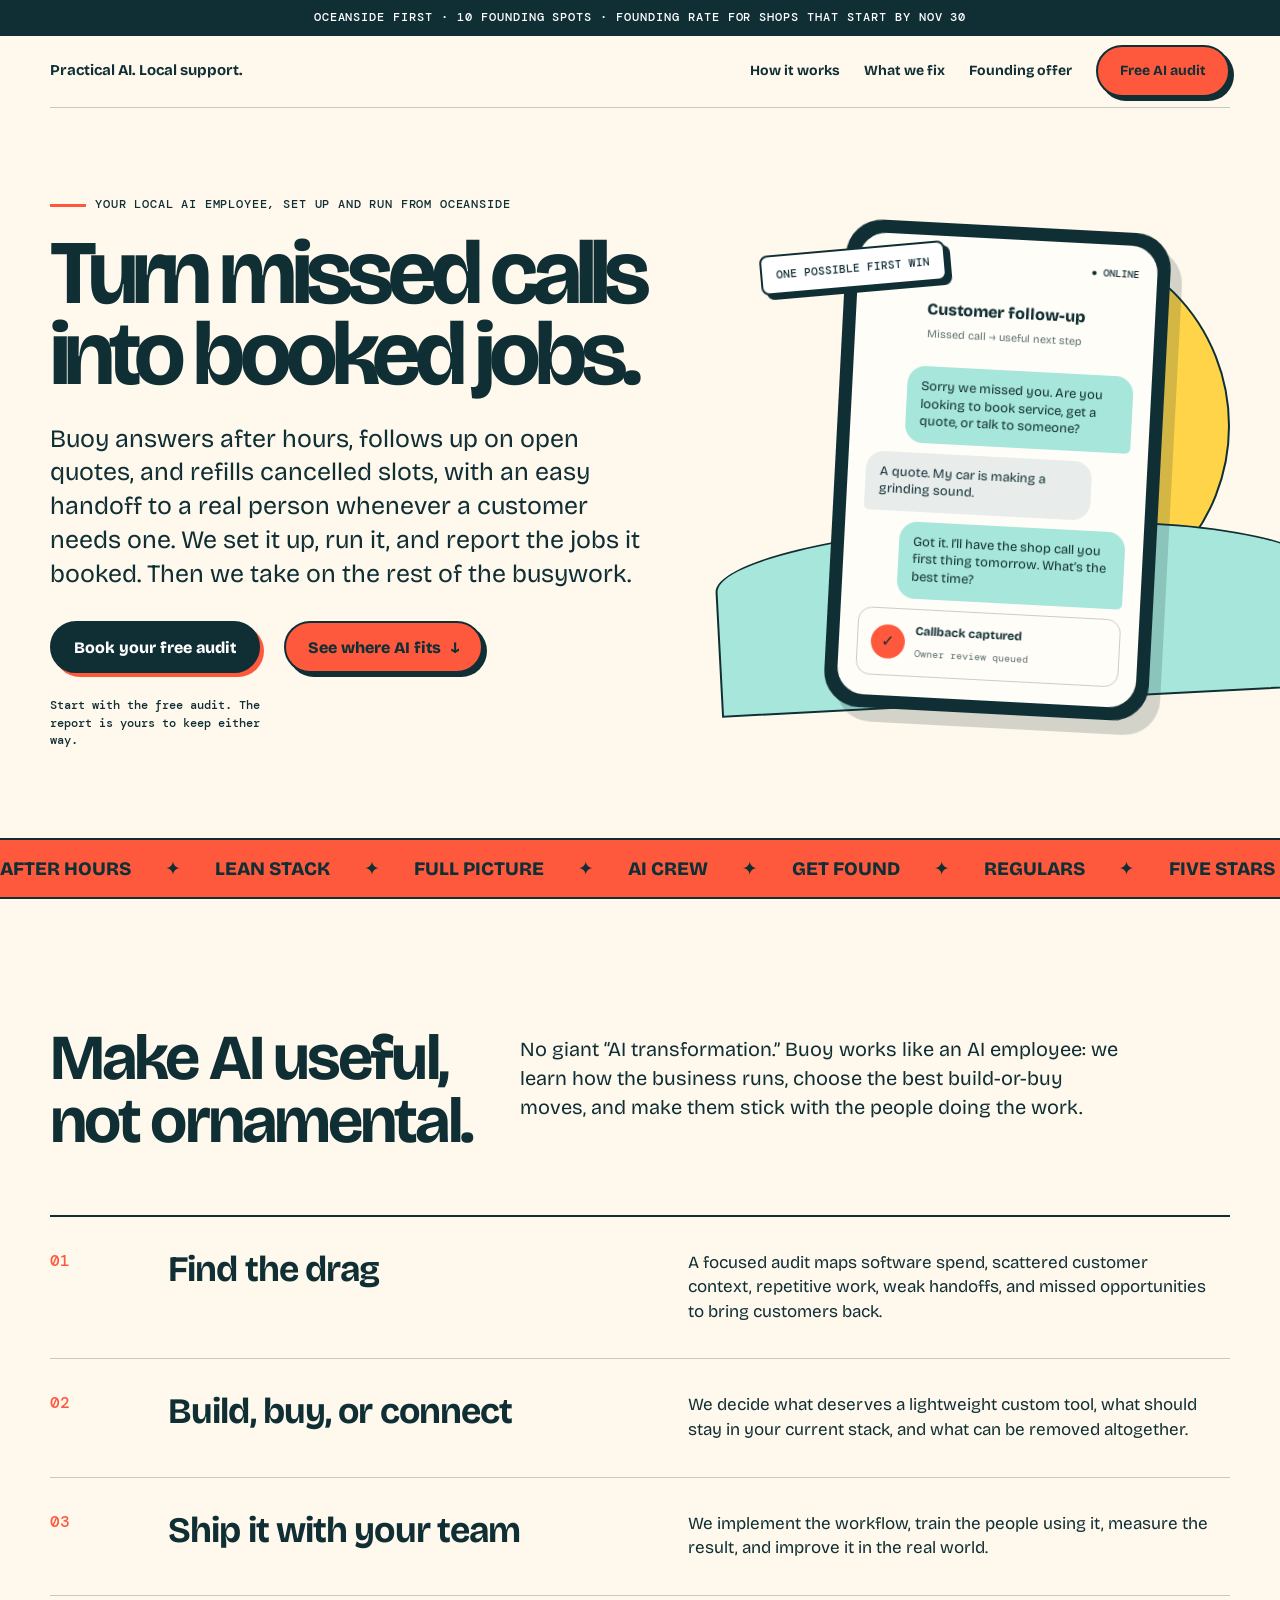
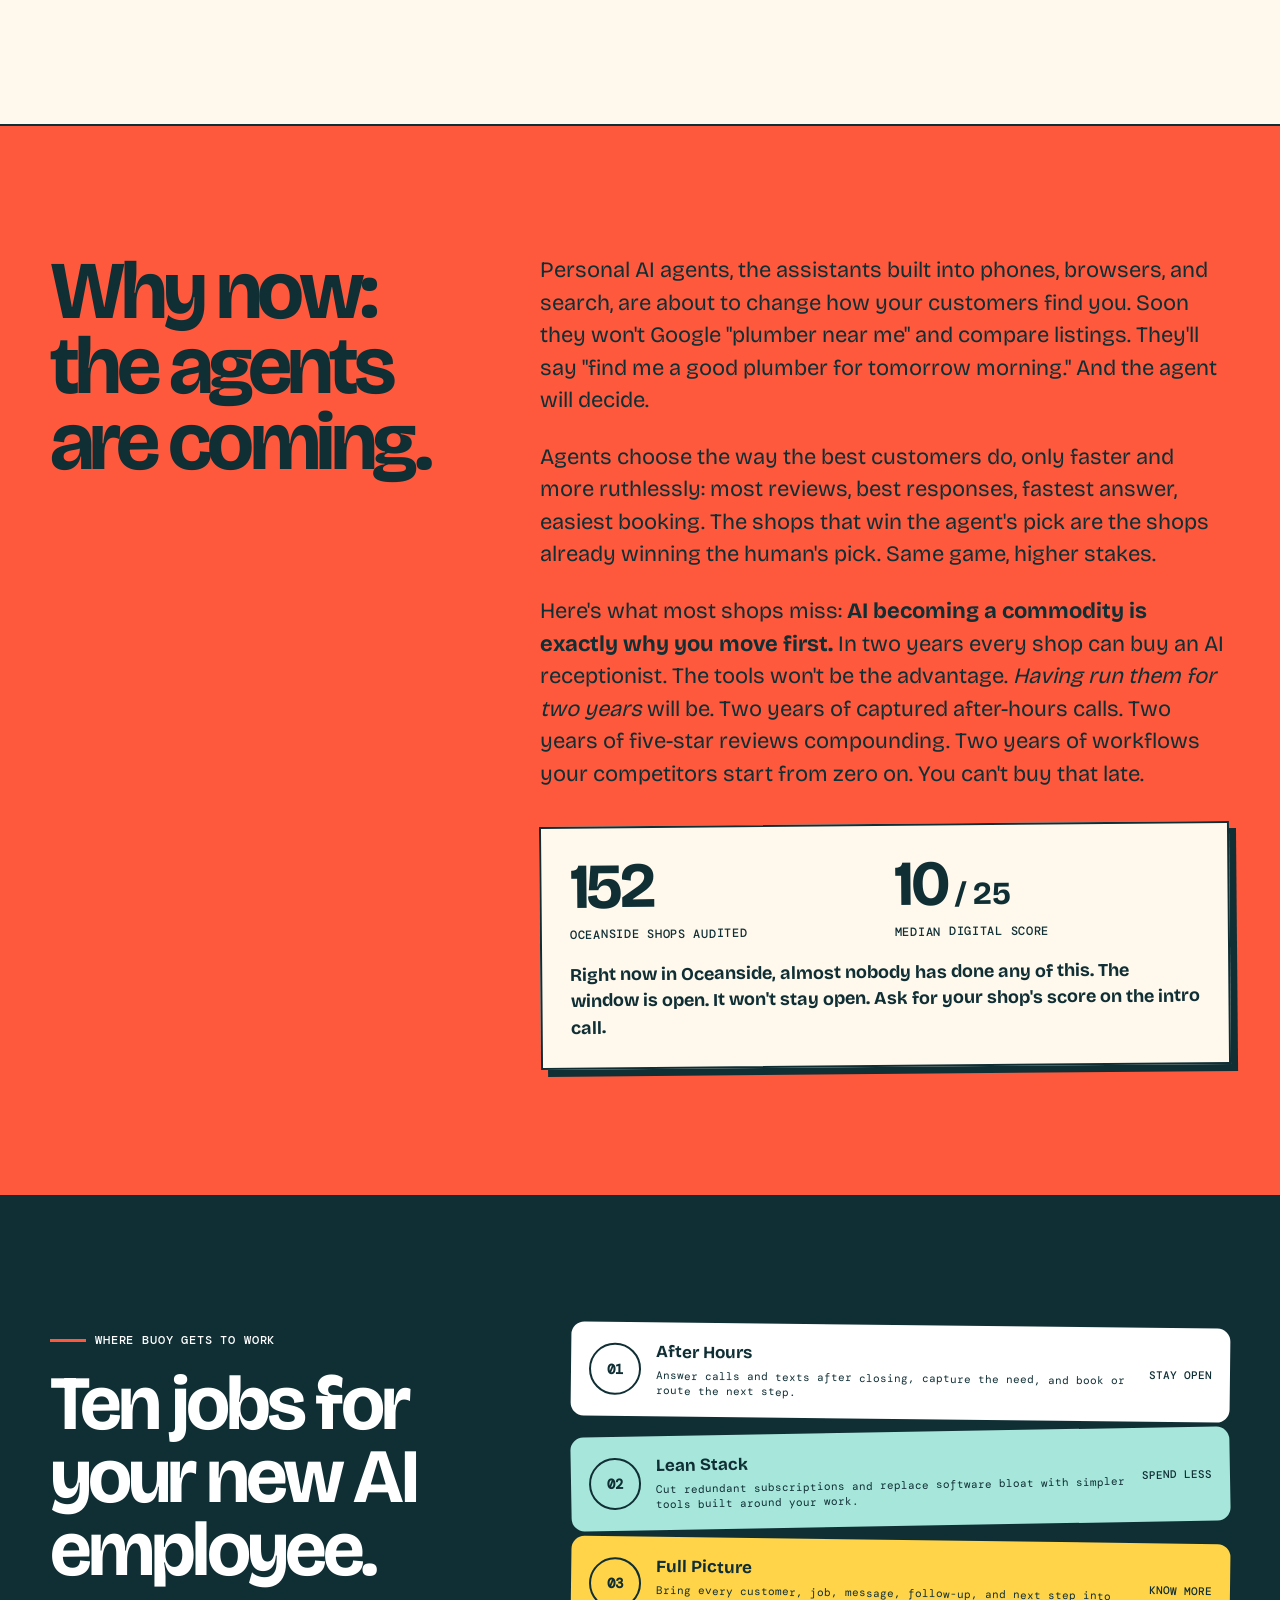
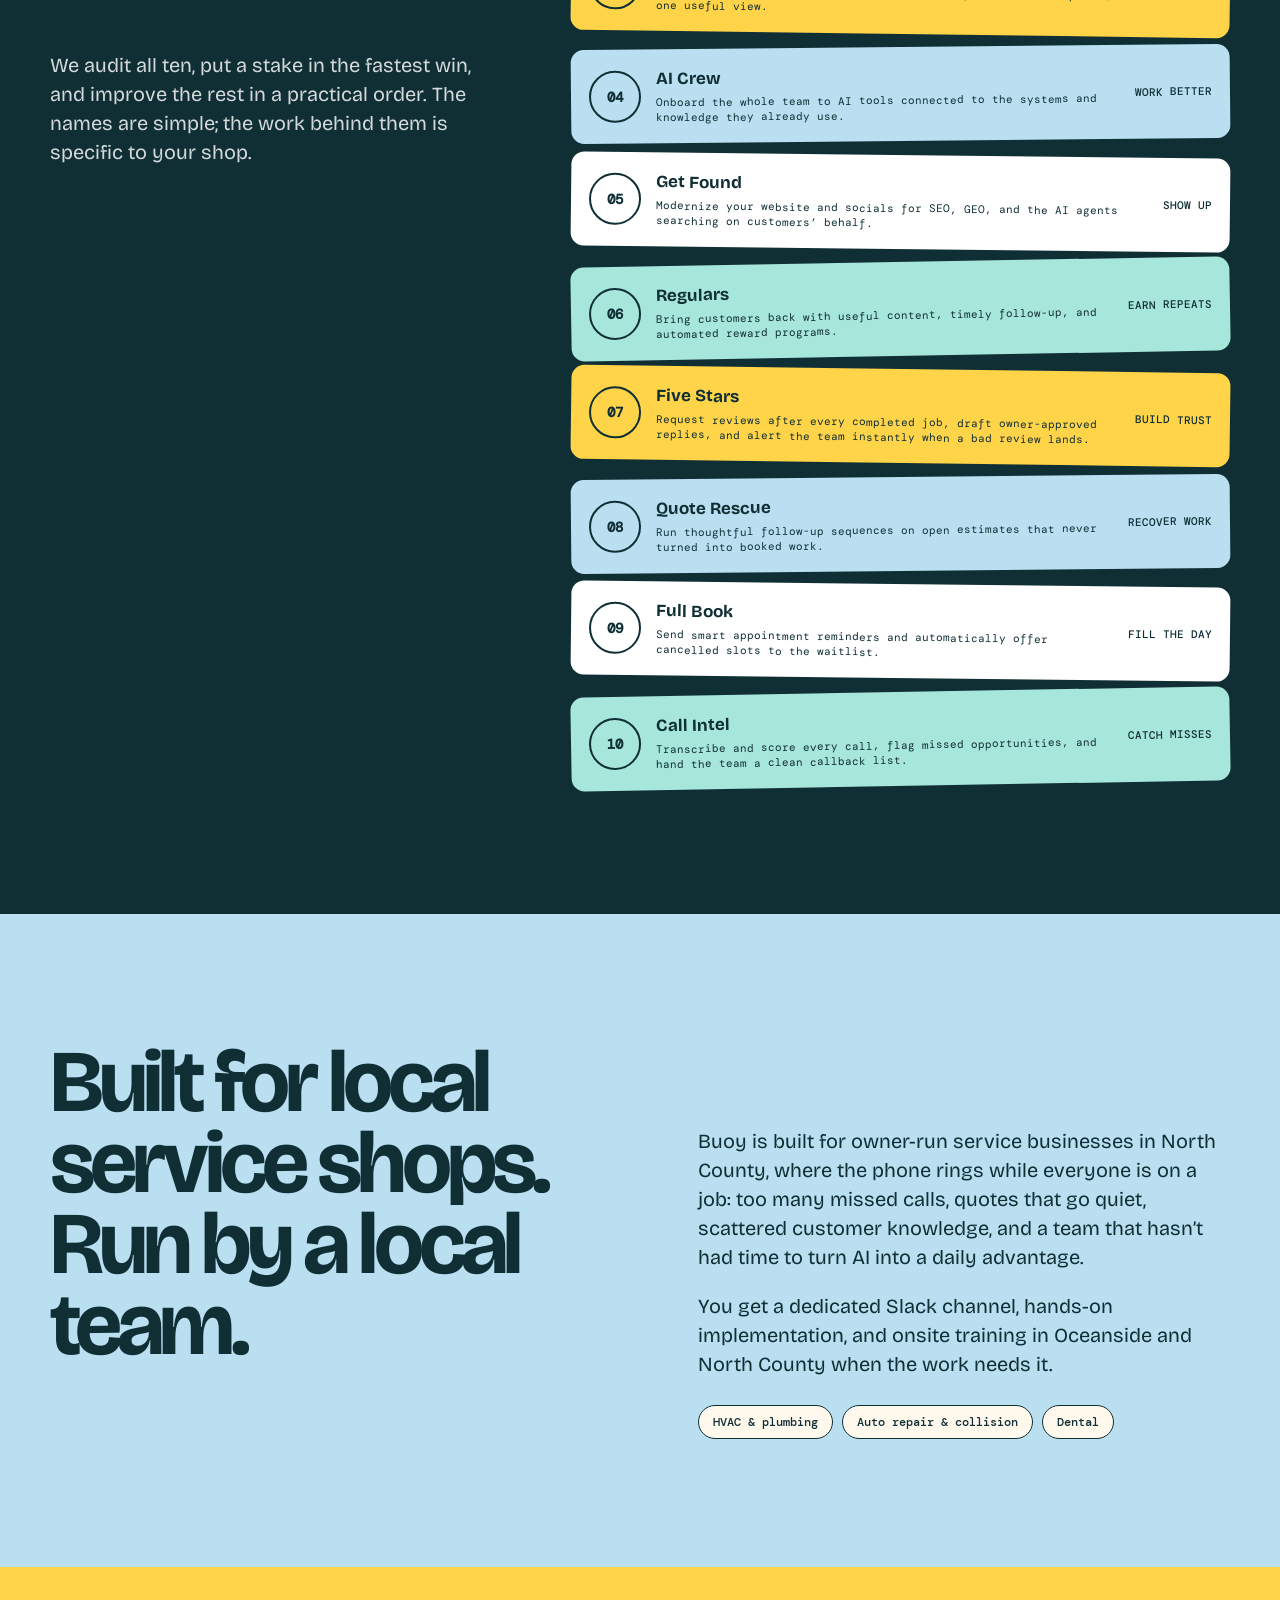
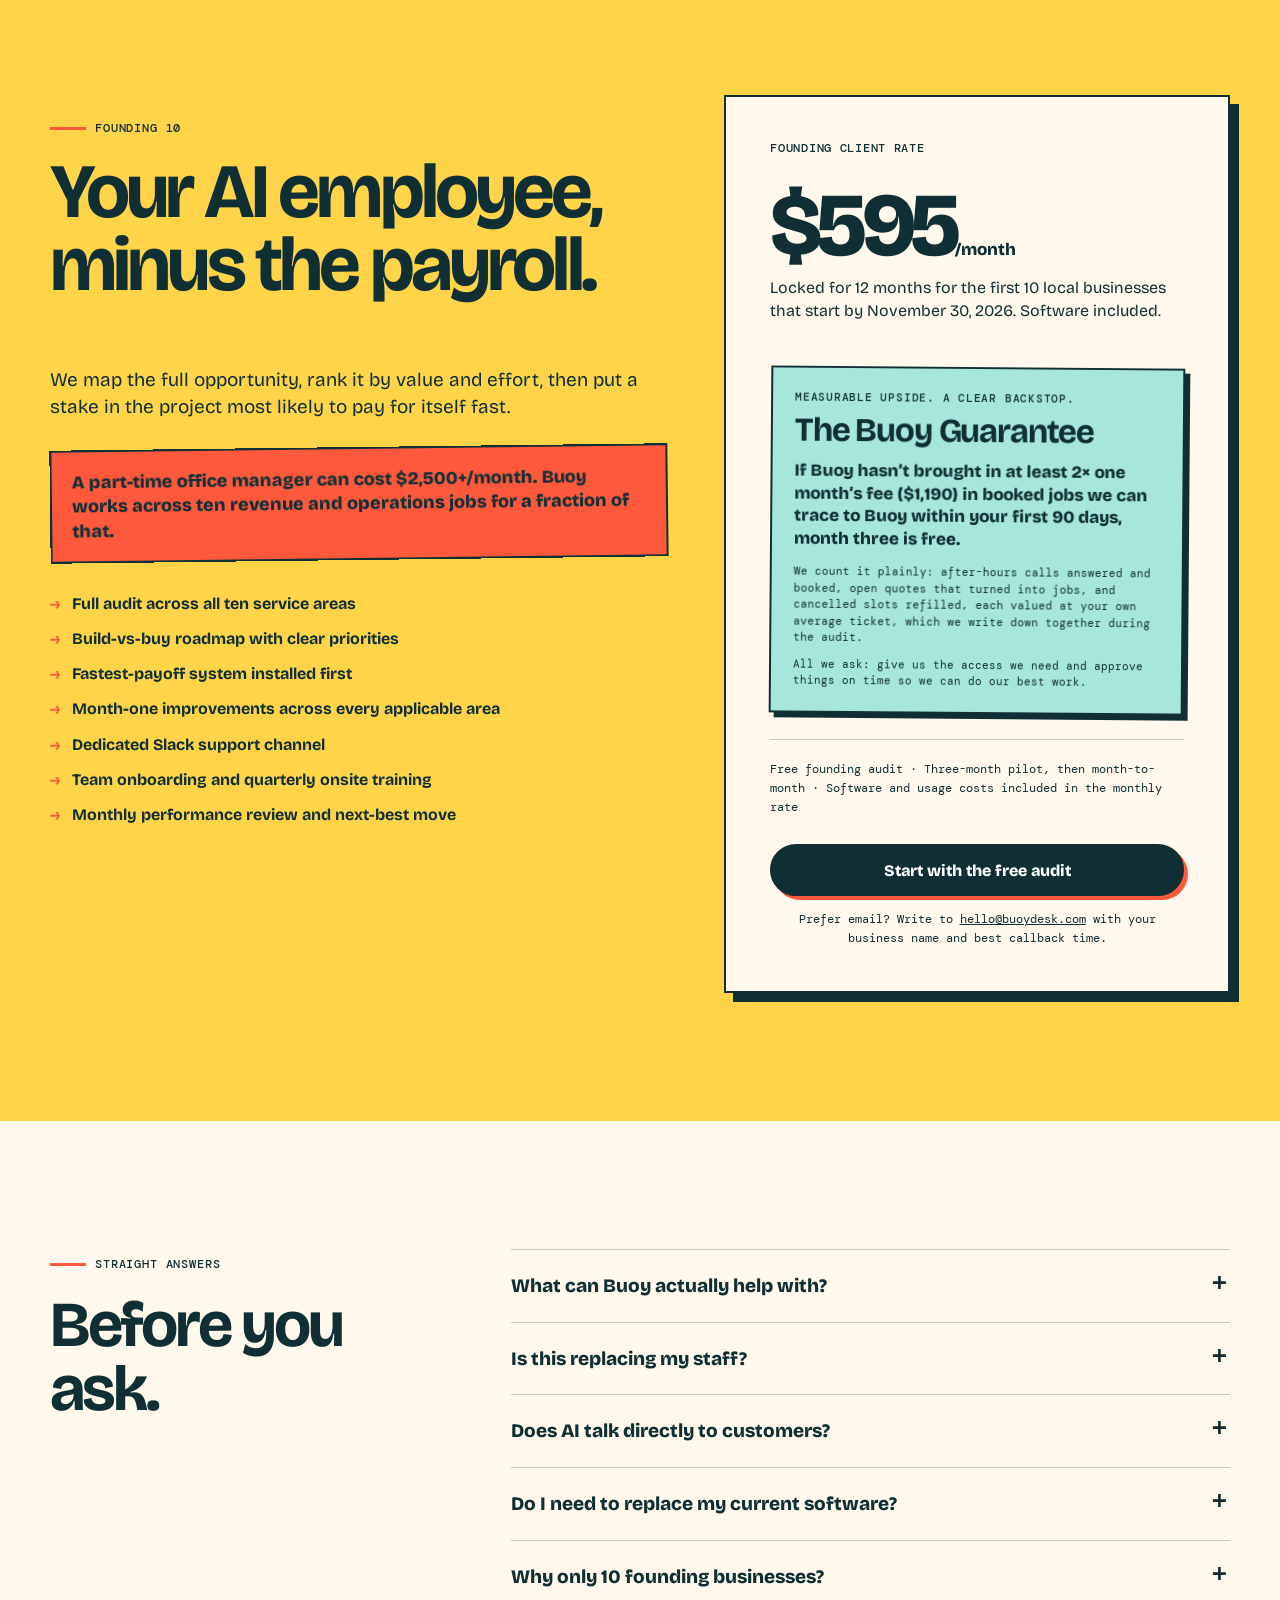
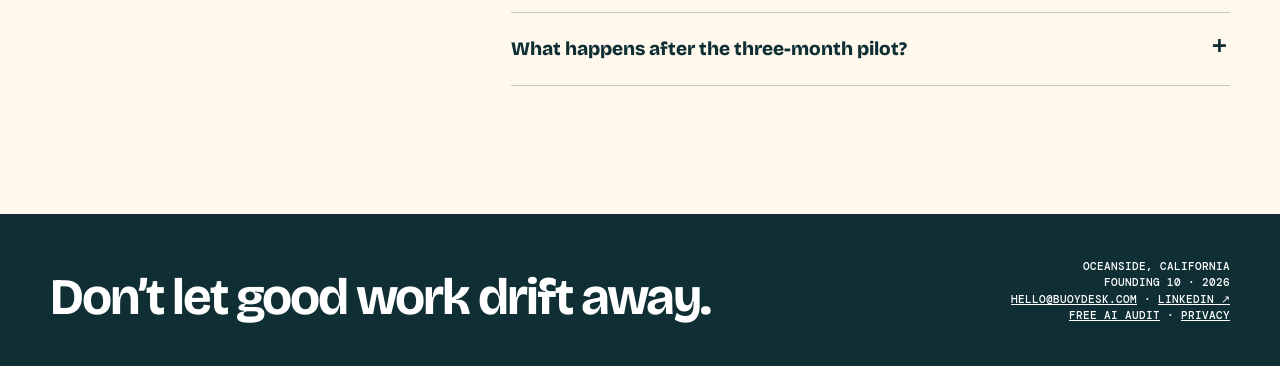
<file: index.html>
<!doctype html>
<html lang="en">
<head>
  <meta charset="utf-8" />
  <meta name="viewport" content="width=device-width, initial-scale=1, viewport-fit=cover" />
  <meta name="color-scheme" content="light" />
  <meta name="theme-color" content="#ff593d" />
  <link rel="icon" href="favicon.ico" sizes="any" />
  <link rel="icon" type="image/png" sizes="32x32" href="favicon-32x32.png" />
  <link rel="icon" type="image/png" sizes="16x16" href="favicon-16x16.png" />
  <link rel="apple-touch-icon" href="apple-touch-icon.png" />
  <title>Buoy: Your local AI operating partner</title>
  <meta name="description" content="Buoy helps Oceanside businesses cut software costs, modernize customer operations, equip their teams with AI, improve their digital presence, and earn more repeat business." />
  <link rel="canonical" href="https://buoydesk.com/" />
  <meta property="og:type" content="website" />
  <meta property="og:site_name" content="Buoy" />
  <meta property="og:url" content="https://buoydesk.com/" />
  <meta property="og:title" content="Buoy: Your local AI operating partner" />
  <meta property="og:description" content="The AI employee for Oceanside and North County service businesses. Catch missed calls, rescue dead quotes, cut software bloat, and earn more repeat business for one monthly retainer." />
  <meta property="og:image" content="https://buoydesk.com/og-image.png" />
  <meta property="og:image:width" content="1200" />
  <meta property="og:image:height" content="630" />
  <meta property="og:image:alt" content="The Buoy logo: an orange buoy with a flag floating on two waves." />
  <meta name="twitter:card" content="summary_large_image" />
  <meta name="twitter:title" content="Buoy: Your local AI operating partner" />
  <meta name="twitter:description" content="The AI employee for Oceanside and North County service businesses. One monthly retainer, ten revenue and operations jobs." />
  <meta name="twitter:image" content="https://buoydesk.com/og-image.png" />
  <link rel="preconnect" href="https://fonts.googleapis.com" />
  <link rel="preconnect" href="https://fonts.gstatic.com" crossorigin />
  <link href="https://fonts.googleapis.com/css2?family=Bricolage+Grotesque:opsz,wdth,wght@12..96,75..100,400..800&family=DM+Mono:wght@400;500&display=swap" rel="stylesheet" />
  <link rel="stylesheet" href="styles.css" />
  <style>
    .hero {
      display: grid;
      grid-template-columns: minmax(0, 1.05fr) minmax(360px, .8fr);
      gap: clamp(48px, 8vw, 110px);
      align-items: center;
      min-height: 720px;
      padding: 82px 0 88px;
    }
    h1 {
      font-size: clamp(54px, 7.1vw, 104px);
      line-height: .89;
      letter-spacing: -.065em;
      margin-bottom: 28px;
      max-width: 790px;
      text-wrap: balance;
    }
    .hero-copy > p {
      max-width: 620px;
      font-size: clamp(19px, 2.1vw, 25px);
      line-height: 1.35;
      margin-bottom: 30px;
    }
    .micro { max-width: 210px; }
    .demo-stage {
      position: relative;
      min-height: 520px;
      display: grid;
      place-items: center;
    }
    .sun {
      position: absolute;
      width: 380px;
      height: 380px;
      border-radius: 50%;
      background: var(--yellow);
      border: 2px solid var(--ink);
      right: 0;
      top: 26px;
    }
    .wave {
      position: absolute;
      left: -10%; right: -20%; bottom: 28px;
      height: 180px;
      background: var(--aqua);
      border: 2px solid var(--ink);
      border-radius: 50% 55% 0 0 / 32% 38% 0 0;
      transform: rotate(-3deg);
    }
    .phone {
      position: relative;
      z-index: 2;
      width: min(325px, 86%);
      background: var(--ink);
      padding: 11px;
      border: 2px solid var(--ink);
      border-radius: 36px;
      box-shadow: 12px 14px 0 rgba(16,47,53,.18);
      transform: rotate(3deg);
    }
    .screen {
      background: #fffdf7;
      border-radius: 27px;
      padding: 22px 18px 20px;
      min-height: 462px;
      display: flex;
      flex-direction: column;
    }
    .screen-head { display: flex; justify-content: space-between; font: 500 10px/1.3 "DM Mono", monospace; margin-bottom: 27px; }
    .screen-title { text-align: center; font-size: 16px; font-weight: 800; margin-bottom: 6px; }
    .screen-sub { text-align: center; font-size: 11px; opacity: .68; margin-bottom: 24px; }
    .bubble { max-width: 86%; padding: 12px 14px; border-radius: 18px; font-size: 13px; line-height: 1.35; margin-bottom: 10px; }
    .bubble.in { background: #e8eceb; align-self: flex-start; border-bottom-left-radius: 5px; }
    .bubble.out { background: var(--aqua); align-self: flex-end; border-bottom-right-radius: 5px; }
    .status-card { margin-top: auto; border: 1px solid var(--line); padding: 13px; border-radius: 14px; display: grid; grid-template-columns: 34px 1fr; gap: 10px; align-items: center; }
    .status-dot { width: 34px; height: 34px; border-radius: 50%; background: var(--orange); display: grid; place-items: center; font-weight: 800; }
    .status-card strong { display: block; font-size: 12px; }
    .status-card span { font: 400 10px/1.4 "DM Mono", monospace; opacity: .68; }
    .float-tag {
      position: absolute;
      z-index: 3;
      top: 38px;
      left: -4px;
      background: white;
      border: 2px solid var(--ink);
      box-shadow: 5px 5px 0 var(--ink);
      padding: 11px 14px;
      border-radius: 8px;
      font: 500 11px/1.3 "DM Mono", monospace;
      transform: rotate(-5deg);
    }
    .ticker { overflow: hidden; border-block: 2px solid var(--ink); background: var(--orange); }
    .ticker-inner {
      width: max-content;
      display: flex;
      gap: 34px;
      padding: 15px 0;
      font-size: 19px;
      font-weight: 800;
      animation: drift 25s linear infinite;
    }
    .ticker-inner span::after { content: "✦"; margin-left: 34px; }
    @keyframes drift { to { transform: translateX(-50%); } }
    @media (prefers-reduced-motion: reduce) { .ticker-inner { animation: none; } }
    .why-now {
      background: var(--orange);
      border-block: 2px solid var(--ink);
    }
    .why-grid {
      display: grid;
      grid-template-columns: .72fr 1.28fr;
      gap: clamp(40px, 8vw, 110px);
      align-items: start;
    }
    .why-grid h2 {
      font-size: clamp(48px, 6.4vw, 88px);
      line-height: .92;
      letter-spacing: -.055em;
      margin: 0;
      text-wrap: balance;
    }
    .why-copy { max-width: 720px; }
    .why-copy p { font-size: clamp(18px, 2vw, 22px); line-height: 1.48; margin-bottom: 24px; }
    .stat-callout {
      margin-top: 34px;
      padding: 26px 28px;
      background: var(--paper);
      border: 2px solid var(--ink);
      box-shadow: 7px 7px 0 var(--ink);
      transform: rotate(-.5deg);
    }
    .stat-row { display: grid; grid-template-columns: 1fr 1fr; gap: 20px; margin-bottom: 18px; }
    .stat-row strong { display: block; font-size: clamp(44px, 5vw, 64px); line-height: 1; letter-spacing: -.05em; }
    .stat-row small { display: block; font: 500 12px/1.4 "DM Mono", monospace; text-transform: uppercase; letter-spacing: .06em; margin-top: 8px; }
    .stat-callout p { font-size: 18px; font-weight: 700; margin: 0; }
    .start-small { background: var(--ink); color: white; }
    .start-grid { display: grid; grid-template-columns: .78fr 1.22fr; gap: clamp(38px, 8vw, 100px); align-items: start; }
    .start-grid > div:first-child { position: sticky; top: 36px; }
    .start-grid h2 { font-size: clamp(46px, 6vw, 82px); line-height: .95; letter-spacing: -.05em; }
    .start-grid > div > p { font-size: 20px; max-width: 530px; color: rgba(255,255,255,.82); }
    .stack-item { grid-template-columns: 52px 1fr auto; padding: 18px; }
    .stack-item small { font-size: 11px; }
    .stack-item b { font: 500 11px/1.3 "DM Mono", monospace; text-transform: uppercase; }
    .local { background: var(--blue); }
    .local-grid { display: grid; grid-template-columns: 1fr 1fr; gap: clamp(40px, 9vw, 120px); align-items: end; }
    .local h2 { font-size: clamp(48px, 7vw, 88px); line-height: .92; letter-spacing: -.055em; max-width: 720px; }
    .local-copy { font-size: 20px; }
    .chips { display: flex; flex-wrap: wrap; gap: 9px; margin-top: 26px; }
    .chip { background: var(--paper); border: 1px solid var(--ink); border-radius: 999px; padding: 9px 14px; font: 500 12px/1.2 "DM Mono", monospace; }
    .offer { background: var(--yellow); }
    .offer-shell { display: grid; grid-template-columns: 1.1fr .9fr; gap: 56px; align-items: stretch; }
    .offer-copy { padding: 18px 0; }
    .offer-copy h2 { font-size: clamp(46px, 6vw, 78px); line-height: .95; letter-spacing: -.05em; max-width: 730px; }
    .offer-copy > p { font-size: 19px; max-width: 590px; }
    .offer-list { list-style: none; margin: 32px 0 0; padding: 0; display: grid; gap: 12px; }
    .offer-list li { display: flex; gap: 12px; align-items: baseline; font-weight: 700; }
    .offer-list li::before { content: "→"; color: var(--orange); }
    .price-card { background: var(--paper); border: 2px solid var(--ink); padding: clamp(26px, 4vw, 44px); box-shadow: 9px 9px 0 var(--ink); display: flex; flex-direction: column; justify-content: space-between; }
    .terms { font: 400 12px/1.55 "DM Mono", monospace; border-top: 1px solid var(--line); padding-top: 20px; margin-top: 26px; }
    .value-anchor { margin: 26px 0 0; padding: 18px 20px; background: var(--orange); border: 2px solid var(--ink); font-size: 18px; font-weight: 800; line-height: 1.35; transform: rotate(-.7deg); }
    .offer-cta { margin-top: 28px; display: grid; gap: 14px; }
    .offer-cta .button { width: 100%; }
    .offer-cta p { margin: 0; font: 400 12px/1.55 "DM Mono", monospace; text-align: center; }
    .offer-cta p a { text-decoration: underline; }
    .guarantee {
      margin-top: 28px;
      padding: 22px;
      background: var(--aqua);
      border: 2px solid var(--ink);
      box-shadow: 5px 5px 0 var(--ink);
      transform: rotate(.45deg);
    }
    .guarantee h3 { font-size: clamp(25px, 2.6vw, 34px); line-height: 1; letter-spacing: -.035em; margin: 10px 0 12px; }
    .guarantee-main { font-size: 17px; font-weight: 800; line-height: 1.35; margin-bottom: 12px; }
    @media (max-width: 850px) {
      .hero { grid-template-columns: 1fr; min-height: auto; padding: 62px 0 76px; }
      .hero-copy { text-align: left; }
      .demo-stage { min-height: 500px; }
      .why-grid, .start-grid, .local-grid, .offer-shell { grid-template-columns: 1fr; }
      .start-grid > div:first-child { position: static; }
    }
    @media (max-width: 560px) {
      h1 { font-size: clamp(50px, 17vw, 72px); }
      .hero-copy > p { font-size: 18px; }
      .demo-stage { min-height: 460px; }
      .sun { width: 300px; height: 300px; right: -44px; }
      .phone { width: 280px; }
      .screen { min-height: 420px; }
      .float-tag { top: 25px; left: 0; }
      .stat-row { grid-template-columns: 1fr; gap: 14px; }
      .stack-item { grid-template-columns: 44px 1fr; }
      .stack-item b { grid-column: 2; }
      .price-card { box-shadow: 6px 6px 0 var(--ink); }
    }
  </style>
  <script type="application/ld+json">
  {
    "@context": "https://schema.org",
    "@graph": [
      {
        "@type": "ProfessionalService",
        "@id": "https://buoydesk.com/#business",
        "name": "Buoy",
        "url": "https://buoydesk.com",
        "logo": "https://buoydesk.com/buoy-logo.png",
        "image": "https://buoydesk.com/og-image.png",
        "email": "hello@buoydesk.com",
        "sameAs": ["https://www.linkedin.com/company/buoy-desk"],
        "description": "Buoy helps Oceanside businesses cut software costs, modernize customer operations, equip their teams with AI, improve their digital presence, and earn more repeat business.",
        "address": { "@type": "PostalAddress", "addressLocality": "Oceanside", "addressRegion": "CA", "addressCountry": "US" },
        "areaServed": [
          { "@type": "City", "name": "Oceanside", "address": { "@type": "PostalAddress", "addressRegion": "CA", "addressCountry": "US" } },
          { "@type": "AdministrativeArea", "name": "North County San Diego" }
        ],
        "priceRange": "$595/month founding rate",
        "makesOffer": [
          {
            "@type": "Offer",
            "name": "Founding client monthly retainer",
            "price": "595",
            "priceCurrency": "USD",
            "description": "Locked for 12 months for the first 10 local businesses that start by November 30, 2026. Software included. Three-month pilot, then month-to-month.",
            "url": "https://buoydesk.com/#founding"
          },
          {
            "@type": "Offer",
            "name": "The Buoy AI Audit",
            "price": "0",
            "priceCurrency": "USD",
            "description": "A free ten-area diagnostic with a written report, missed-revenue estimate, prioritized roadmap, and 45-minute walkthrough. The report is yours to keep.",
            "url": "https://buoydesk.com/audit.html"
          }
        ],
        "hasOfferCatalog": {
          "@type": "OfferCatalog",
          "name": "AI operations services",
          "itemListElement": [
            { "@type": "Offer", "itemOffered": { "@type": "Service", "name": "After Hours", "description": "Answer calls and texts after closing, capture the need, and book or route the next step." } },
            { "@type": "Offer", "itemOffered": { "@type": "Service", "name": "Lean Stack", "description": "Cut redundant subscriptions and replace software bloat with simpler tools built around your work." } },
            { "@type": "Offer", "itemOffered": { "@type": "Service", "name": "Full Picture", "description": "Bring every customer, job, message, follow-up, and next step into one useful view." } },
            { "@type": "Offer", "itemOffered": { "@type": "Service", "name": "AI Crew", "description": "Onboard the whole team to AI tools connected to the systems and knowledge they already use." } },
            { "@type": "Offer", "itemOffered": { "@type": "Service", "name": "Get Found", "description": "Modernize your website and socials for SEO, GEO, and the AI agents searching on customers' behalf." } },
            { "@type": "Offer", "itemOffered": { "@type": "Service", "name": "Regulars", "description": "Bring customers back with useful content, timely follow-up, and automated reward programs." } },
            { "@type": "Offer", "itemOffered": { "@type": "Service", "name": "Five Stars", "description": "Request reviews after every completed job, draft owner-approved replies, and alert the team instantly when a bad review lands." } },
            { "@type": "Offer", "itemOffered": { "@type": "Service", "name": "Quote Rescue", "description": "Run thoughtful follow-up sequences on open estimates that never turned into booked work." } },
            { "@type": "Offer", "itemOffered": { "@type": "Service", "name": "Full Book", "description": "Send smart appointment reminders and automatically offer cancelled slots to the waitlist." } },
            { "@type": "Offer", "itemOffered": { "@type": "Service", "name": "Call Intel", "description": "Transcribe and score every call, flag missed opportunities, and hand the team a clean callback list." } }
          ]
        }
      },
      {
        "@type": "FAQPage",
        "@id": "https://buoydesk.com/#faq",
        "mainEntity": [
          { "@type": "Question", "name": "What can Buoy actually help with?", "acceptedAnswer": { "@type": "Answer", "text": "Buoy covers ten practical services: After Hours, Lean Stack, Full Picture, AI Crew, Get Found, Regulars, Five Stars, Quote Rescue, Full Book, and Call Intel. We audit the whole operation, then tailor the work to the opportunities that can create the most value for your shop." } },
          { "@type": "Question", "name": "Is this replacing my staff?", "acceptedAnswer": { "@type": "Answer", "text": "No. \"AI employee\" means Buoy takes on repetitive, trackable work across the operation. Your people keep the judgment, relationships, and customer moments that need a human." } },
          { "@type": "Question", "name": "Does AI talk directly to customers?", "acceptedAnswer": { "@type": "Answer", "text": "Only where you approve it. We start with narrow instructions, clear escalation rules, and human review for anything sensitive or unusual." } },
          { "@type": "Question", "name": "Do I need to replace my current software?", "acceptedAnswer": { "@type": "Answer", "text": "Maybe less of it. The audit starts with what you already use, then separates what should be kept, connected, rebuilt simply, or removed. A new subscription has to earn its place." } },
          { "@type": "Question", "name": "Why only 10 founding businesses?", "acceptedAnswer": { "@type": "Answer", "text": "The first group gets unusually close support while the service is refined around real local operations. Keeping it small protects the quality of the work." } },
          { "@type": "Question", "name": "What happens after the three-month pilot?", "acceptedAnswer": { "@type": "Answer", "text": "You can continue month-to-month at the locked founding rate. If it isn't useful, we stop. No long agency contract." } }
        ]
      }
    ]
  }
  </script>
  <script>
    !function(t,e){var o,n,p,r;e.__SV||(window.posthog=e,e._i=[],e.init=function(i,s,a){function g(t,e){var o=e.split(".");2==o.length&&(t=t[o[0]],e=o[1]),t[e]=function(){t.push([e].concat(Array.prototype.slice.call(arguments,0)))}}(p=t.createElement("script")).type="text/javascript",p.crossOrigin="anonymous",p.async=!0,p.src=s.api_host.replace(".i.","-assets.i.")+"/static/array.js",(r=t.getElementsByTagName("script")[0]).parentNode.insertBefore(p,r);var u=e;for(void 0!==a?u=e[a]=[]:a="posthog",u.people=u.people||[],u.toArray=u.toArray||function(){return 0},u.toString=u.toString||function(){return"posthog"},u._i.push([i,s,a]),n=["capture","register","register_once","unregister","unregister_once","getFeatureFlag","getFeatureFlagPayload","isFeatureEnabled","reloadFeatureFlags","updateEarlyAccessFeatureEnrollment","getEarlyAccessFeatures","on","onFeatureFlags","onSessionId","getSurveys","getActiveMatchingSurveys","renderSurvey","cancelSurvey","identify","alias","setPersonProperties","group","setPersonPropertiesForFlags","resetPersonPropertiesForFlags","setGroupPropertiesForFlags","resetGroupPropertiesForFlags","resetGroups","captureException"],o=0;o<n.length;o++)g(u,n[o]);e._i.push([i,s,a])},e.__SV=1)}(document,window.posthog||[]);
    posthog.init('phc_w6HPqyhSKLYxYAa5UdW5VpxqKc9Lu5ScTA5wqff6ogt8', {api_host: 'https://us.i.posthog.com', person_profiles: 'identified_only', capture_exceptions: true});
  </script>
</head>
<body>
  <div class="topline">Oceanside first · 10 founding spots · founding rate for shops that start by Nov 30</div>

  <header class="wrap nav" aria-label="Primary navigation">
    <div class="nav-note nav-tagline">Practical AI. Local support.</div>
    <nav class="nav-links">
      <a href="#how">How it works</a>
      <a href="#opportunities">What we fix</a>
      <a class="nav-secondary" href="#founding">Founding offer</a>
      <a class="button" href="audit.html">Free AI audit</a>
    </nav>
  </header>

  <main>
    <section class="wrap hero" aria-labelledby="hero-title">
      <div class="hero-copy">
        <div class="eyebrow">Your local AI employee, set up and run from Oceanside</div>
        <h1 id="hero-title">Turn missed calls into booked jobs.</h1>
        <p>Buoy answers after hours, follows up on open quotes, and refills cancelled slots, with an easy handoff to a real person whenever a customer needs one. We set it up, run it, and report the jobs it booked. Then we take on the rest of the busywork.</p>
        <div class="hero-actions">
          <a class="button dark book-cta" href="audit.html">Book your free audit</a>
          <a class="button" href="#opportunities">See where AI fits <span aria-hidden="true">↓</span></a>
          <div class="micro">Start with the free audit. The report is yours to keep either way.</div>
        </div>
      </div>

      <div class="demo-stage" aria-label="Illustration of a missed-call text-back conversation">
        <div class="sun" aria-hidden="true"></div>
        <div class="wave" aria-hidden="true"></div>
        <div class="float-tag">ONE POSSIBLE FIRST WIN</div>
        <div class="phone">
          <div class="screen">
            <div class="screen-head"><span>BUOY DEMO</span><span>● ONLINE</span></div>
            <div class="screen-title">Customer follow-up</div>
            <div class="screen-sub">Missed call → useful next step</div>
            <div class="bubble out">Sorry we missed you. Are you looking to book service, get a quote, or talk to someone?</div>
            <div class="bubble in">A quote. My car is making a grinding sound.</div>
            <div class="bubble out">Got it. I’ll have the shop call you first thing tomorrow. What’s the best time?</div>
            <div class="status-card">
              <div class="status-dot">✓</div>
              <div><strong>Callback captured</strong><span>Owner review queued</span></div>
            </div>
          </div>
        </div>
      </div>
    </section>

    <div class="ticker" aria-hidden="true">
      <div class="ticker-inner">
        <span>AFTER HOURS</span><span>LEAN STACK</span><span>FULL PICTURE</span><span>AI CREW</span><span>GET FOUND</span><span>REGULARS</span><span>FIVE STARS</span><span>QUOTE RESCUE</span><span>FULL BOOK</span><span>CALL INTEL</span>
        <span>AFTER HOURS</span><span>LEAN STACK</span><span>FULL PICTURE</span><span>AI CREW</span><span>GET FOUND</span><span>REGULARS</span><span>FIVE STARS</span><span>QUOTE RESCUE</span><span>FULL BOOK</span><span>CALL INTEL</span>
      </div>
    </div>

    <section class="section wrap" id="how" aria-labelledby="how-title">
      <div class="section-head">
        <h2 id="how-title">Make AI useful, not ornamental.</h2>
        <p>No giant “AI transformation.” Buoy works like an AI employee: we learn how the business runs, choose the best build-or-buy moves, and make them stick with the people doing the work.</p>
      </div>
      <div class="flow">
        <article class="flow-row">
          <h3>Find the drag</h3>
          <p>A focused audit maps software spend, scattered customer context, repetitive work, weak handoffs, and missed opportunities to bring customers back.</p>
        </article>
        <article class="flow-row">
          <h3>Build, buy, or connect</h3>
          <p>We decide what deserves a lightweight custom tool, what should stay in your current stack, and what can be removed altogether.</p>
        </article>
        <article class="flow-row">
          <h3>Ship it with your team</h3>
          <p>We implement the workflow, train the people using it, measure the result, and improve it in the real world.</p>
        </article>
      </div>
    </section>

    <section class="section why-now" aria-labelledby="why-now-title">
      <div class="wrap why-grid">
        <h2 id="why-now-title">Why now: the agents are coming.</h2>
        <div class="why-copy">
          <p>Personal AI agents, the assistants built into phones, browsers, and search, are about to change how your customers find you. Soon they won't Google "plumber near me" and compare listings. They'll say "find me a good plumber for tomorrow morning." And the agent will decide.</p>
          <p>Agents choose the way the best customers do, only faster and more ruthlessly: most reviews, best responses, fastest answer, easiest booking. The shops that win the agent's pick are the shops already winning the human's pick. Same game, higher stakes.</p>
          <p>Here's what most shops miss: <strong>AI becoming a commodity is exactly why you move first.</strong> In two years every shop can buy an AI receptionist. The tools won't be the advantage. <em>Having run them for two years</em> will be. Two years of captured after-hours calls. Two years of five-star reviews compounding. Two years of workflows your competitors start from zero on. You can't buy that late.</p>
          <div class="stat-callout" aria-label="Local audit findings">
            <div class="stat-row">
              <div><strong>152</strong><small>Oceanside shops audited</small></div>
              <div><strong>10<span style="font-size:.5em;letter-spacing:0;"> / 25</span></strong><small>Median digital score</small></div>
            </div>
            <p>Right now in Oceanside, almost nobody has done any of this. The window is open. It won't stay open. Ask for your shop's score on the intro call.</p>
          </div>
        </div>
      </div>
    </section>

    <section class="section start-small" id="opportunities" aria-labelledby="start-title">
      <div class="wrap start-grid">
        <div>
          <div class="eyebrow">Where Buoy gets to work</div>
          <h2 id="start-title">Ten jobs for your new AI employee.</h2>
          <p>We audit all ten, put a stake in the fastest win, and improve the rest in a practical order. The names are simple; the work behind them is specific to your shop.</p>
        </div>
        <div class="stack" aria-label="Ten AI services for local businesses">
          <div class="stack-item">
            <div class="stack-icon">01</div>
            <div><strong>After Hours</strong><small>Answer calls and texts after closing, capture the need, and book or route the next step.</small></div>
            <b>Stay open</b>
          </div>
          <div class="stack-item">
            <div class="stack-icon">02</div>
            <div><strong>Lean Stack</strong><small>Cut redundant subscriptions and replace software bloat with simpler tools built around your work.</small></div>
            <b>Spend less</b>
          </div>
          <div class="stack-item">
            <div class="stack-icon">03</div>
            <div><strong>Full Picture</strong><small>Bring every customer, job, message, follow-up, and next step into one useful view.</small></div>
            <b>Know more</b>
          </div>
          <div class="stack-item">
            <div class="stack-icon">04</div>
            <div><strong>AI Crew</strong><small>Onboard the whole team to AI tools connected to the systems and knowledge they already use.</small></div>
            <b>Work better</b>
          </div>
          <div class="stack-item">
            <div class="stack-icon">05</div>
            <div><strong>Get Found</strong><small>Modernize your website and socials for SEO, GEO, and the AI agents searching on customers’ behalf.</small></div>
            <b>Show up</b>
          </div>
          <div class="stack-item">
            <div class="stack-icon">06</div>
            <div><strong>Regulars</strong><small>Bring customers back with useful content, timely follow-up, and automated reward programs.</small></div>
            <b>Earn repeats</b>
          </div>
          <div class="stack-item">
            <div class="stack-icon">07</div>
            <div><strong>Five Stars</strong><small>Request reviews after every completed job, draft owner-approved replies, and alert the team instantly when a bad review lands.</small></div>
            <b>Build trust</b>
          </div>
          <div class="stack-item">
            <div class="stack-icon">08</div>
            <div><strong>Quote Rescue</strong><small>Run thoughtful follow-up sequences on open estimates that never turned into booked work.</small></div>
            <b>Recover work</b>
          </div>
          <div class="stack-item">
            <div class="stack-icon">09</div>
            <div><strong>Full Book</strong><small>Send smart appointment reminders and automatically offer cancelled slots to the waitlist.</small></div>
            <b>Fill the day</b>
          </div>
          <div class="stack-item">
            <div class="stack-icon">10</div>
            <div><strong>Call Intel</strong><small>Transcribe and score every call, flag missed opportunities, and hand the team a clean callback list.</small></div>
            <b>Catch misses</b>
          </div>
        </div>
      </div>
    </section>

    <section class="section local" id="fit" aria-labelledby="fit-title">
      <div class="wrap local-grid">
        <h2 id="fit-title">Built for local service shops. Run by a local team.</h2>
        <div class="local-copy">
          <p>Buoy is built for owner-run service businesses in North County, where the phone rings while everyone is on a job: too many missed calls, quotes that go quiet, scattered customer knowledge, and a team that hasn’t had time to turn AI into a daily advantage.</p>
          <p>You get a dedicated Slack channel, hands-on implementation, and onsite training in Oceanside and North County when the work needs it.</p>
          <div class="chips" aria-label="Example business types">
            <span class="chip">HVAC &amp; plumbing</span>
            <span class="chip">Auto repair &amp; collision</span>
            <span class="chip">Dental</span>
          </div>
        </div>
      </div>
    </section>

    <section class="section offer" id="founding" aria-labelledby="offer-title">
      <div class="wrap offer-shell">
        <div class="offer-copy">
          <div class="eyebrow">Founding 10</div>
          <h2 id="offer-title">Your AI employee, minus the payroll.</h2>
          <p>We map the full opportunity, rank it by value and effort, then put a stake in the project most likely to pay for itself fast.</p>
          <div class="value-anchor">A part-time office manager can cost $2,500+/month. Buoy works across ten revenue and operations jobs for a fraction of that.</div>
          <ul class="offer-list">
            <li>Full audit across all ten service areas</li>
            <li>Build-vs-buy roadmap with clear priorities</li>
            <li>Fastest-payoff system installed first</li>
            <li>Month-one improvements across every applicable area</li>
            <li>Dedicated Slack support channel</li>
            <li>Team onboarding and quarterly onsite training</li>
            <li>Monthly performance review and next-best move</li>
          </ul>
        </div>
        <aside class="price-card" aria-label="Founding client pricing">
          <div>
            <div class="price-kicker">Founding client rate</div>
            <div class="price">$595<small>/month</small></div>
            <p>Locked for 12 months for the first 10 local businesses that start by November 30, 2026. Software included.</p>
          </div>
          <div>
            <div class="guarantee">
              <div class="guarantee-kicker">Measurable upside. A clear backstop.</div>
              <h3>The Buoy Guarantee</h3>
              <p class="guarantee-main">If Buoy hasn’t brought in at least 2× one month’s fee ($1,190) in booked jobs we can trace to Buoy within your first 90 days, month three is free.</p>
              <p class="guarantee-fair" style="margin-bottom:10px;">We count it plainly: after-hours calls answered and booked, open quotes that turned into jobs, and cancelled slots refilled, each valued at your own average ticket, which we write down together during the audit.</p>
              <p class="guarantee-fair">All we ask: give us the access we need and approve things on time so we can do our best work.</p>
            </div>
            <div class="terms">Free founding audit · Three-month pilot, then month-to-month · Software and usage costs included in the monthly rate</div>
            <div class="offer-cta">
              <a class="button dark" href="audit.html">Start with the free audit</a>
              <p>Prefer email? Write to <a href="mailto:hello@buoydesk.com">hello@buoydesk.com</a> with your business name and best callback time.</p>
            </div>
          </div>
        </aside>
      </div>
    </section>

    <section class="section wrap" aria-labelledby="faq-title">
      <div class="faq-grid">
        <div>
          <div class="eyebrow">Straight answers</div>
          <h2 id="faq-title">Before you ask.</h2>
        </div>
        <div>
          <details>
            <summary>What can Buoy actually help with?</summary>
            <p>Buoy covers ten practical services: After Hours, Lean Stack, Full Picture, AI Crew, Get Found, Regulars, Five Stars, Quote Rescue, Full Book, and Call Intel. We audit the whole operation, then tailor the work to the opportunities that can create the most value for your shop.</p>
          </details>
          <details>
            <summary>Is this replacing my staff?</summary>
            <p>No. “AI employee” means Buoy takes on repetitive, trackable work across the operation. Your people keep the judgment, relationships, and customer moments that need a human.</p>
          </details>
          <details>
            <summary>Does AI talk directly to customers?</summary>
            <p>Only where you approve it. We start with narrow instructions, clear escalation rules, and human review for anything sensitive or unusual.</p>
          </details>
          <details>
            <summary>Do I need to replace my current software?</summary>
            <p>Maybe less of it. The audit starts with what you already use, then separates what should be kept, connected, rebuilt simply, or removed. A new subscription has to earn its place.</p>
          </details>
          <details>
            <summary>Why only 10 founding businesses?</summary>
            <p>The first group gets unusually close support while the service is refined around real local operations. Keeping it small protects the quality of the work.</p>
          </details>
          <details>
            <summary>What happens after the three-month pilot?</summary>
            <p>You can continue month-to-month at the locked founding rate. If it isn’t useful, we stop. No long agency contract.</p>
          </details>
        </div>
      </div>
    </section>
  </main>

  <script>
    document.querySelectorAll('a.button').forEach(function (a) {
      a.addEventListener('click', function () {
        if (window.posthog && posthog.capture) posthog.capture('cta_click', { label: a.textContent.trim(), href: a.getAttribute('href'), page: location.pathname });
      });
    });
  </script>

  <footer>
    <div class="wrap footer-line">
      <strong>Don’t let good work drift away.</strong>
      <span>OCEANSIDE, CALIFORNIA<br />FOUNDING 10 · 2026<br /><a href="mailto:hello@buoydesk.com">HELLO@BUOYDESK.COM</a> · <a href="https://www.linkedin.com/company/buoy-desk" target="_blank" rel="noopener">LINKEDIN ↗</a><br /><a href="audit.html">FREE AI AUDIT</a> · <a href="privacy.html">PRIVACY</a></span>
    </div>
  </footer>
</body>
</html>
</file>
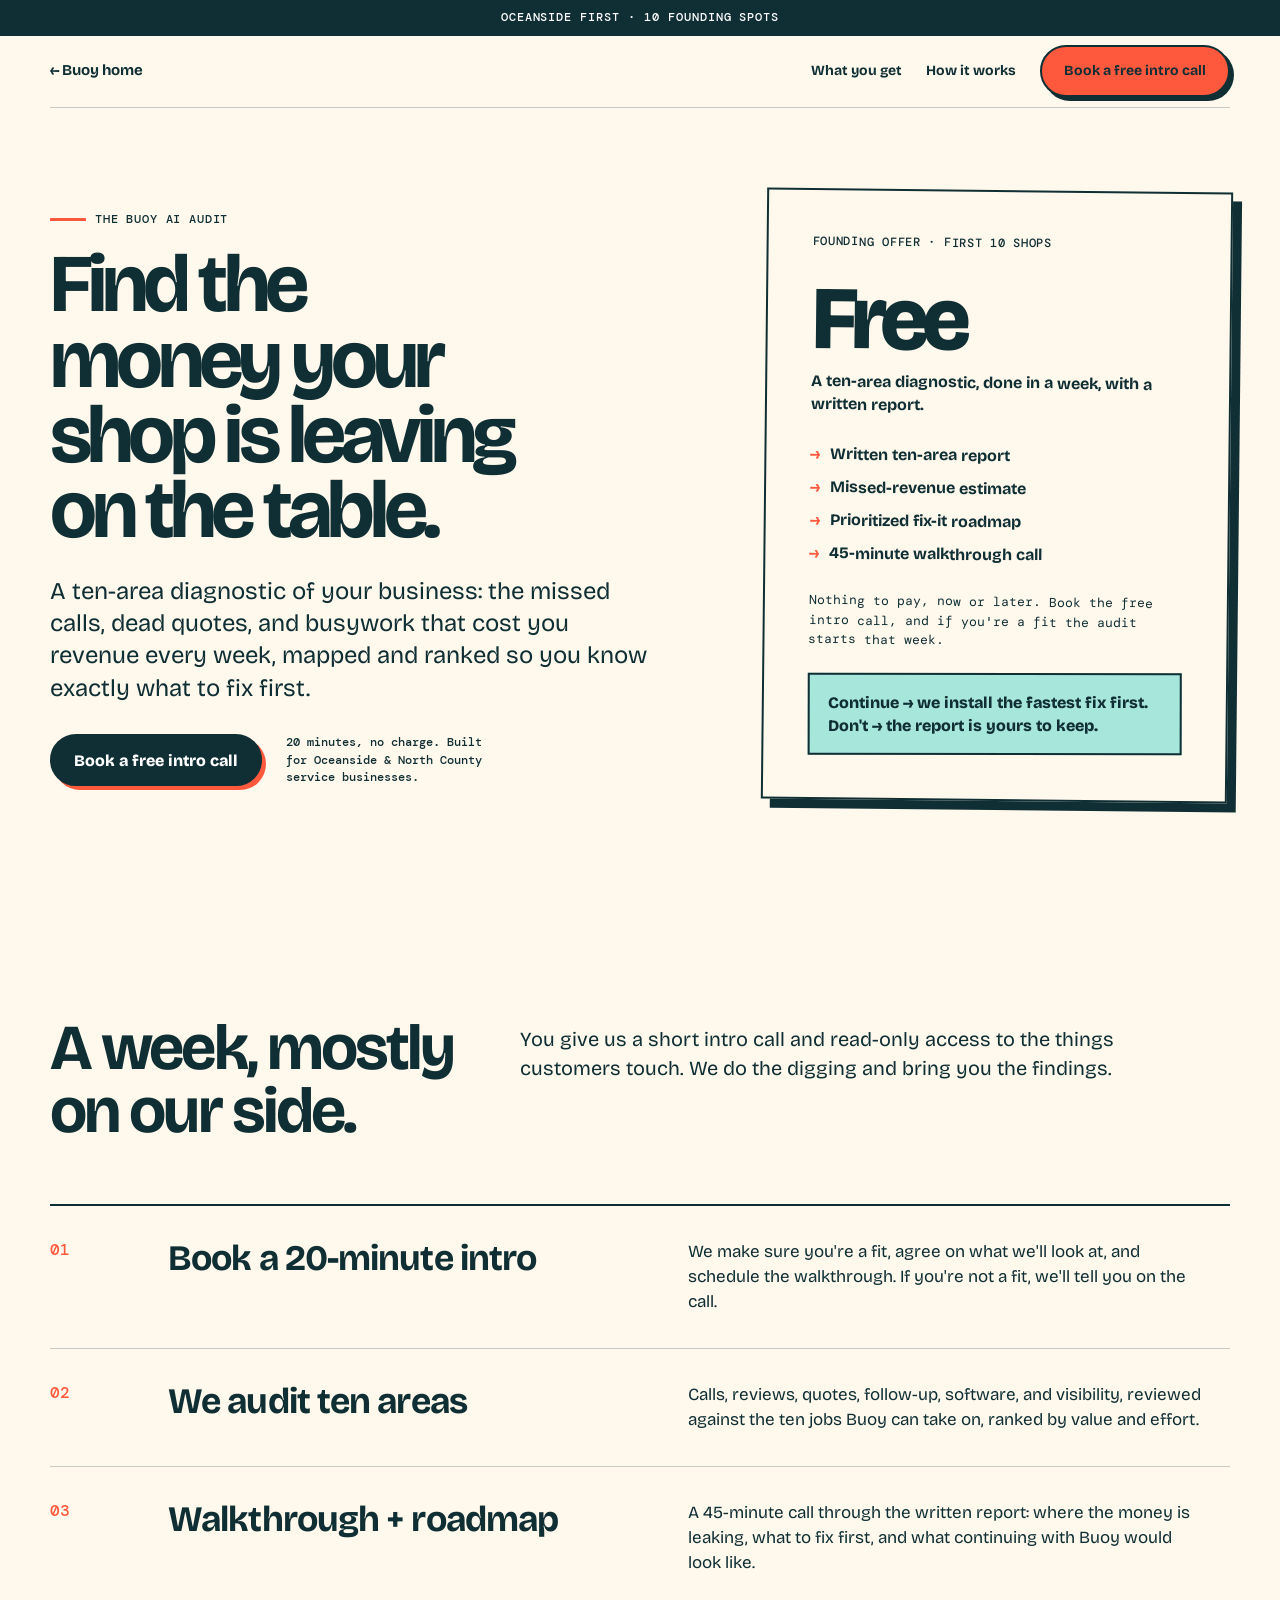
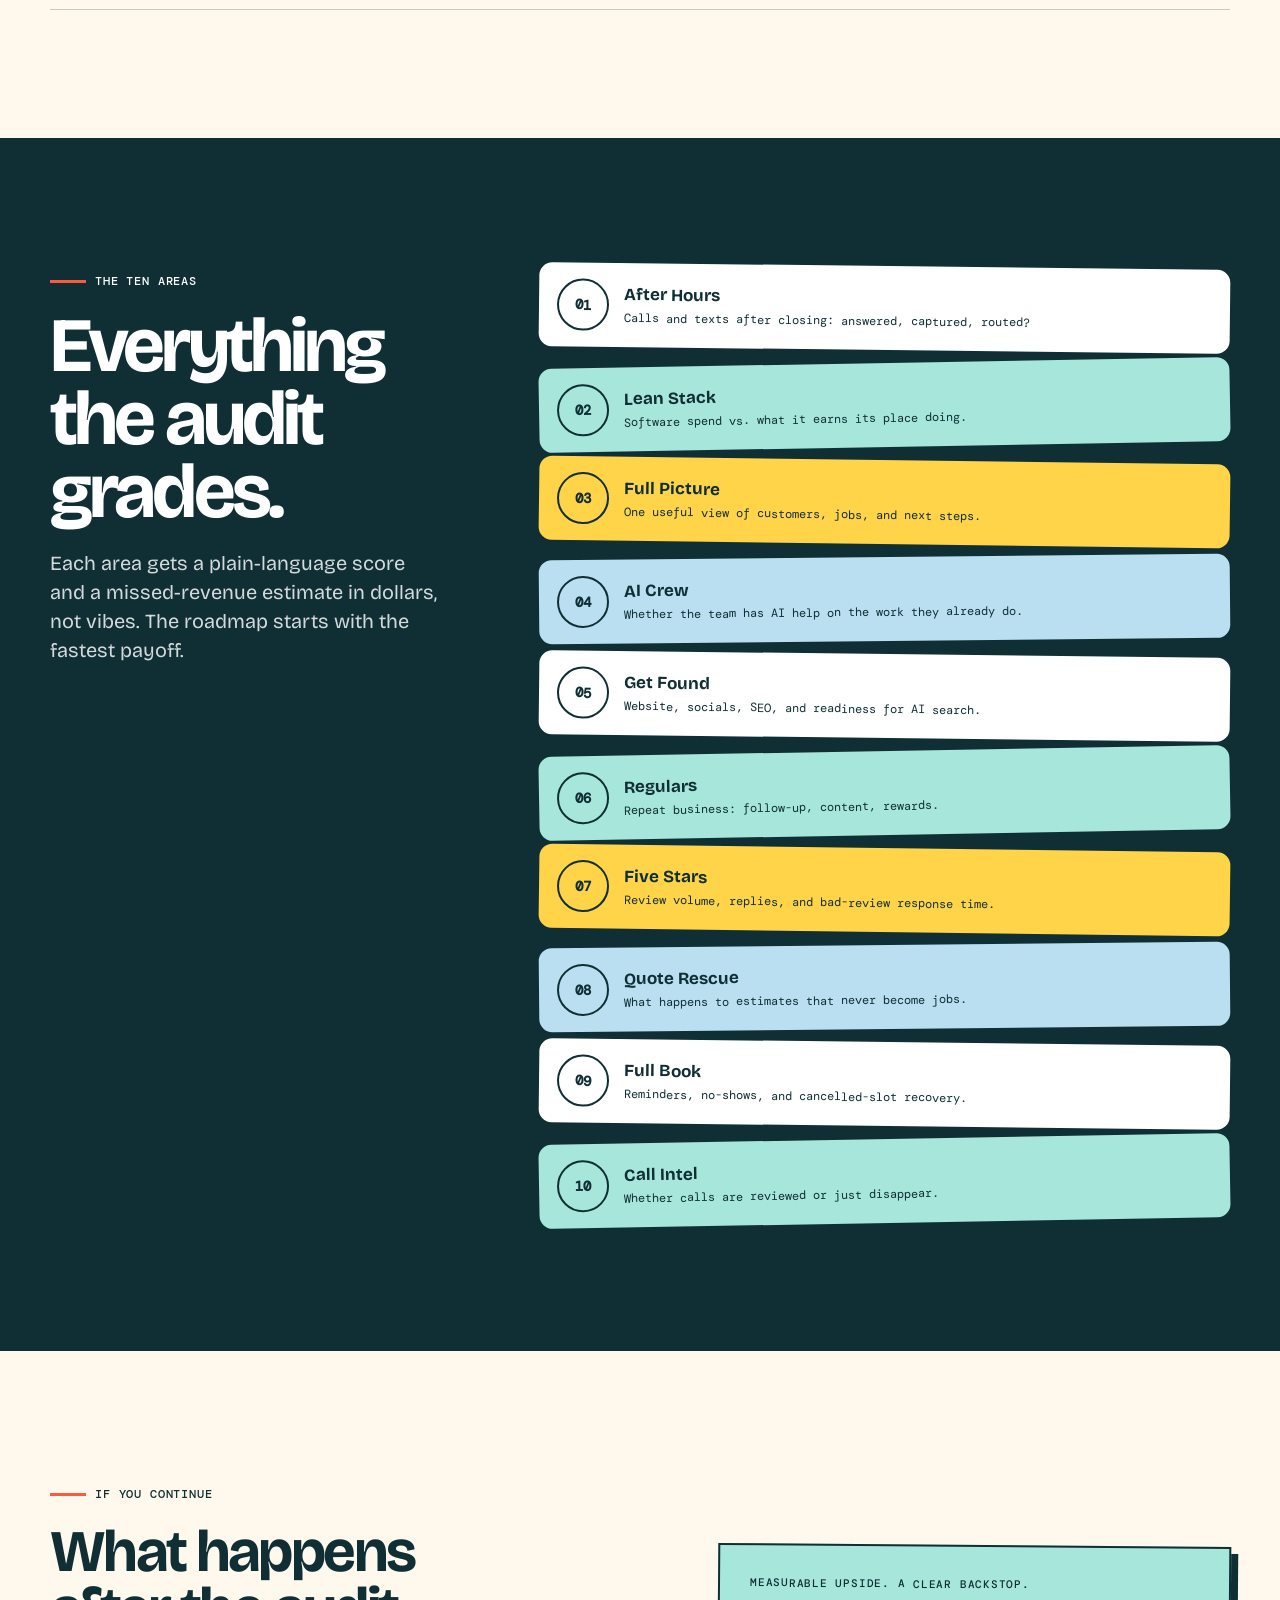
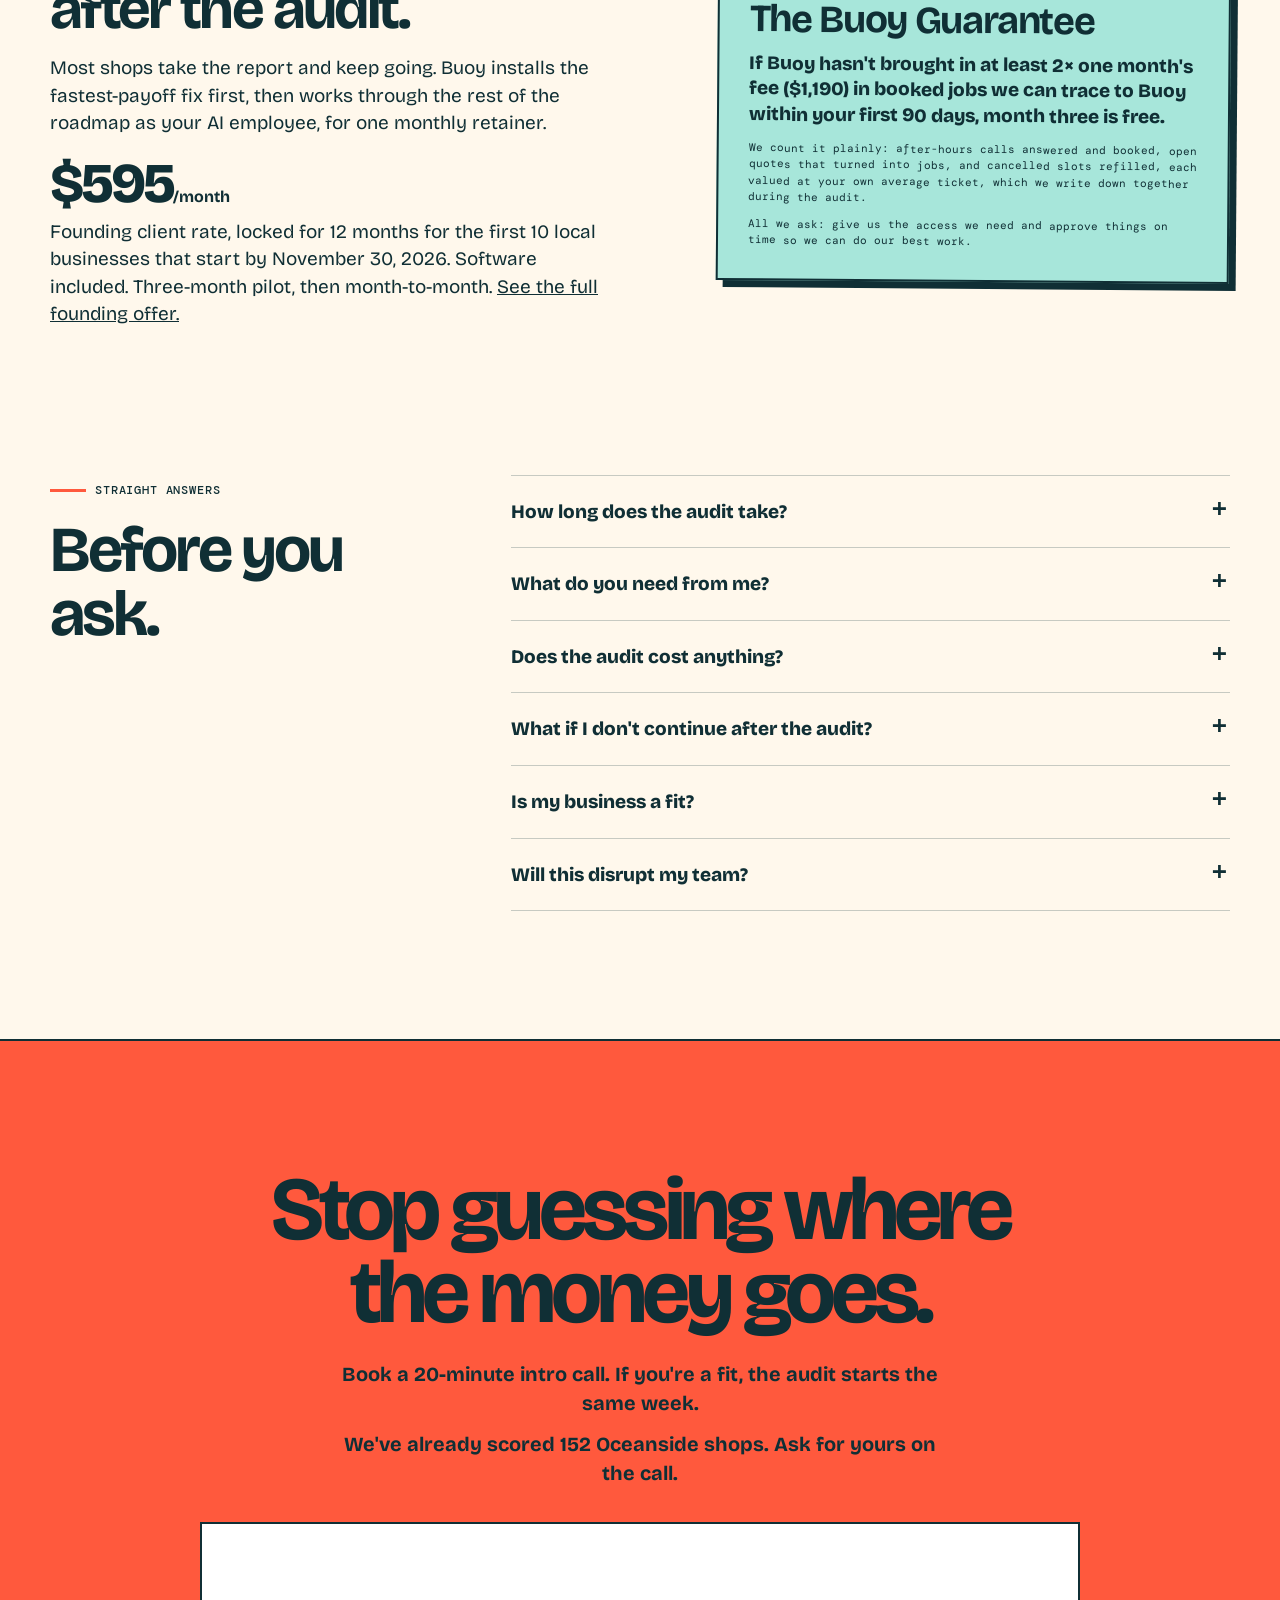
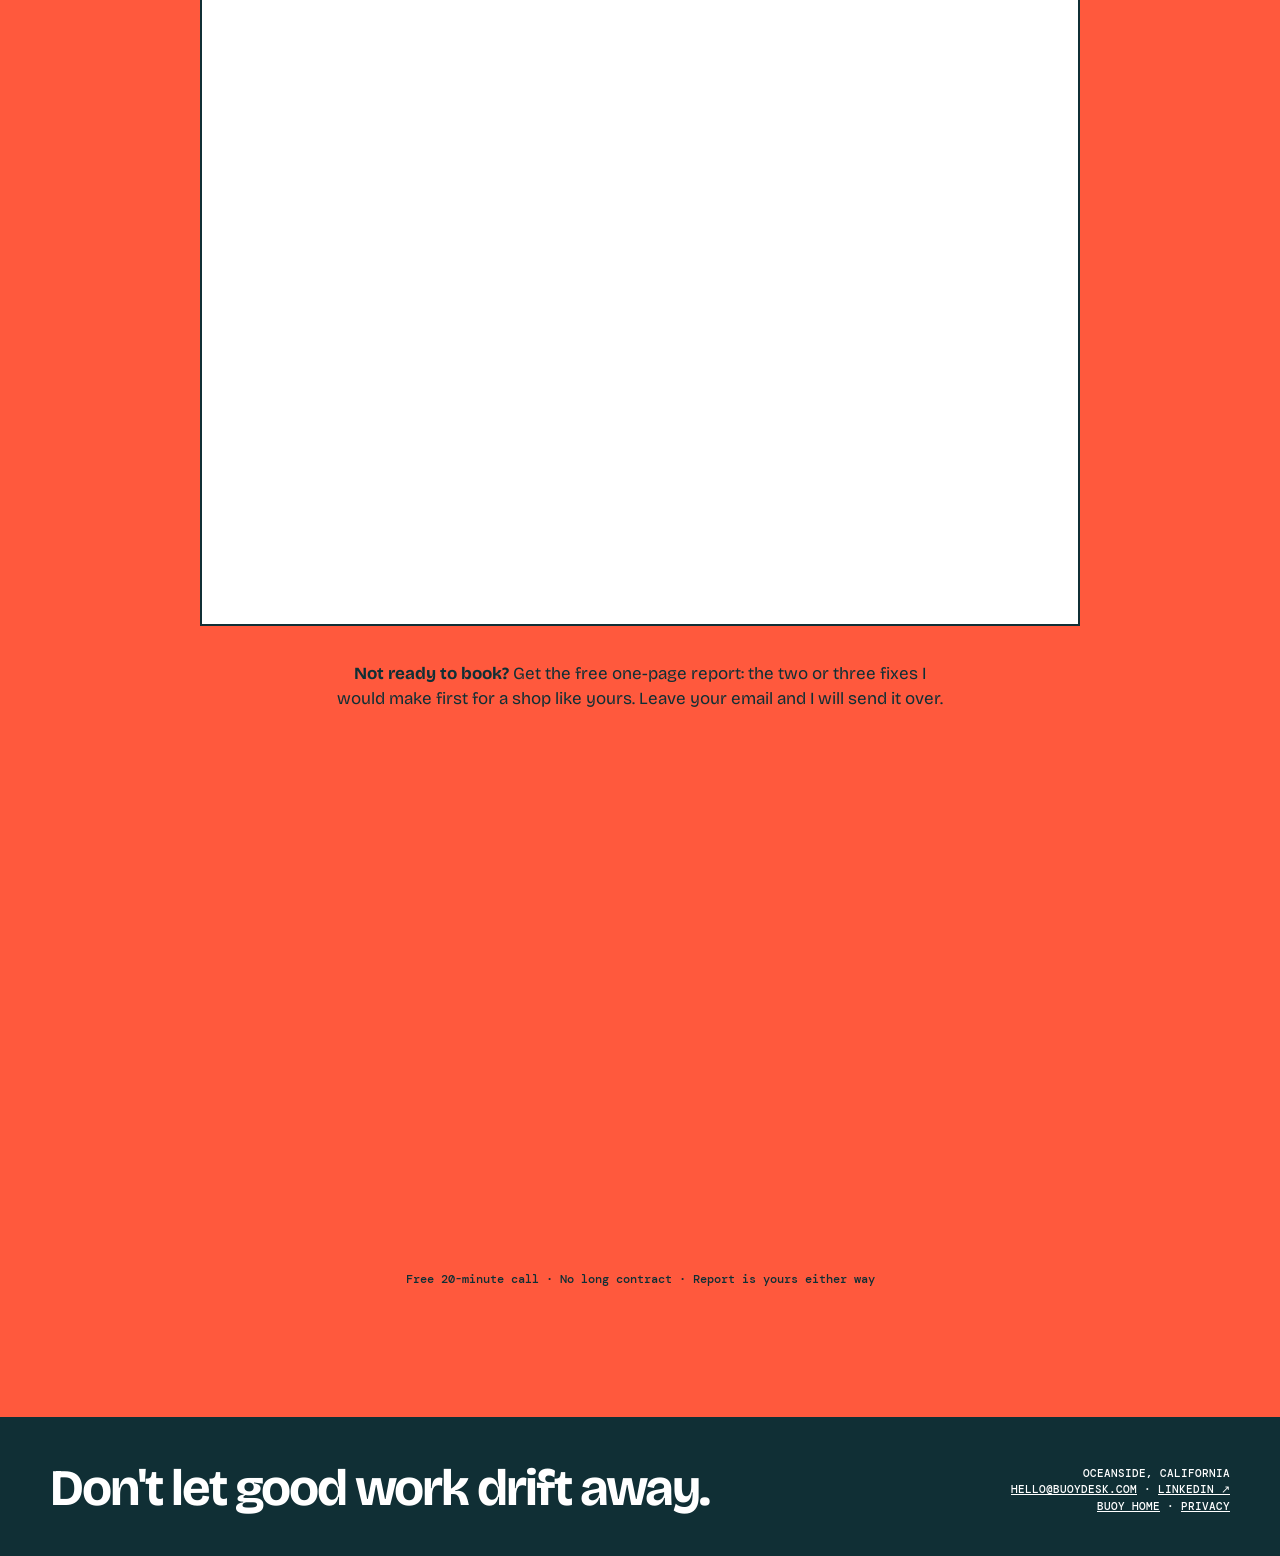
<file: audit.html>
<!doctype html>
<html lang="en">
<head>
  <meta charset="utf-8" />
  <meta name="viewport" content="width=device-width, initial-scale=1, viewport-fit=cover" />
  <meta name="color-scheme" content="light" />
  <meta name="theme-color" content="#ff593d" />
  <link rel="icon" href="favicon.ico" sizes="any" />
  <link rel="icon" type="image/png" sizes="32x32" href="favicon-32x32.png" />
  <link rel="icon" type="image/png" sizes="16x16" href="favicon-16x16.png" />
  <link rel="apple-touch-icon" href="apple-touch-icon.png" />
  <title>The Free AI Audit: find the money your shop is leaving on the table | Buoy</title>
  <meta name="description" content="The Buoy AI Audit: a ten-area diagnostic that finds the missed calls, dead quotes, and busywork costing your shop revenue every week. Free for the founding 10." />
  <link rel="canonical" href="https://buoydesk.com/audit.html" />
  <meta property="og:type" content="website" />
  <meta property="og:site_name" content="Buoy" />
  <meta property="og:url" content="https://buoydesk.com/audit.html" />
  <meta property="og:title" content="The free AI Audit from Buoy" />
  <meta property="og:description" content="A ten-area diagnostic of your shop: missed calls, dead quotes, no-shows, reviews, and software spend, mapped and ranked so you know what to fix first. Free for the founding 10." />
  <meta property="og:image" content="https://buoydesk.com/og-image.png" />
  <meta property="og:image:width" content="1200" />
  <meta property="og:image:height" content="630" />
  <meta property="og:image:alt" content="The Buoy logo: an orange buoy with a flag floating on two waves." />
  <meta name="twitter:card" content="summary_large_image" />
  <meta name="twitter:title" content="The free AI Audit from Buoy" />
  <meta name="twitter:description" content="Find the missed calls, dead quotes, and busywork costing your shop revenue every week. Free for the founding 10." />
  <meta name="twitter:image" content="https://buoydesk.com/og-image.png" />
  <link rel="preconnect" href="https://fonts.googleapis.com" />
  <link rel="preconnect" href="https://fonts.gstatic.com" crossorigin />
  <link href="https://fonts.googleapis.com/css2?family=Bricolage+Grotesque:opsz,wdth,wght@12..96,75..100,400..800&family=DM+Mono:wght@400;500&display=swap" rel="stylesheet" />
  <link rel="stylesheet" href="styles.css" />
  <style>
    .hero {
      display: grid;
      grid-template-columns: minmax(0, 1.05fr) minmax(340px, .8fr);
      gap: clamp(48px, 8vw, 110px);
      align-items: center;
      padding: 82px 0 88px;
    }
    h1 {
      font-size: clamp(50px, 6.4vw, 92px);
      line-height: .92;
      letter-spacing: -.06em;
      margin-bottom: 26px;
      text-wrap: balance;
    }
    .hero-copy > p { max-width: 600px; font-size: clamp(19px, 2.1vw, 24px); line-height: 1.35; margin-bottom: 30px; }
    .price-card {
      background: var(--paper);
      border: 2px solid var(--ink);
      padding: clamp(26px, 4vw, 44px);
      box-shadow: 9px 9px 0 var(--ink);
      transform: rotate(.6deg);
    }
    .price-card ul { list-style: none; margin: 26px 0; padding: 0; display: grid; gap: 10px; font-weight: 700; }
    .price-card ul li::before { content: "→"; color: var(--orange); margin-right: 10px; }
    .pay-note { margin: 0; font: 400 13px/1.5 "DM Mono", monospace; }
    .credit-note {
      margin-top: 22px;
      padding: 16px 18px;
      background: var(--aqua);
      border: 2px solid var(--ink);
      font-weight: 800;
      transform: rotate(-.5deg);
    }
    .ten { background: var(--ink); color: white; }
    .ten-grid { display: grid; grid-template-columns: .72fr 1.28fr; gap: clamp(38px, 8vw, 100px); align-items: start; }
    .ten-grid h2 { font-size: clamp(46px, 6vw, 82px); line-height: .95; letter-spacing: -.05em; margin: 0 0 20px; }
    .ten-grid > div > p { font-size: 20px; max-width: 530px; color: rgba(255,255,255,.82); }
    .next {
      display: grid;
      grid-template-columns: 1.1fr .9fr;
      gap: 40px;
      align-items: stretch;
    }
    .next-copy h2 { font-size: clamp(38px, 4.6vw, 60px); line-height: .98; letter-spacing: -.045em; margin-bottom: 16px; text-wrap: balance; }
    .next-copy p { font-size: 19px; max-width: 560px; }
    .next-copy .rate { font-size: clamp(40px, 4.5vw, 56px); font-weight: 800; letter-spacing: -.055em; line-height: 1; margin: 18px 0 6px; }
    .next-copy .rate small { font-size: 16px; letter-spacing: 0; font-weight: 700; }
    .guarantee {
      padding: 30px;
      background: var(--aqua);
      border: 2px solid var(--ink);
      box-shadow: 7px 7px 0 var(--ink);
      transform: rotate(.45deg);
      align-self: center;
    }
    .guarantee h3 { font-size: clamp(28px, 3vw, 40px); line-height: 1; letter-spacing: -.035em; margin: 10px 0 12px; }
    .guarantee-main { font-size: 19px; font-weight: 800; line-height: 1.35; margin-bottom: 12px; }
    .cta { background: var(--orange); border-block: 2px solid var(--ink); text-align: center; }
    .cta h2 { font-size: clamp(48px, 7vw, 96px); line-height: .92; letter-spacing: -.055em; text-wrap: balance; margin-bottom: 26px; }
    .cta p { font-size: 20px; font-weight: 700; max-width: 620px; margin: 0 auto 34px; }
    .cta .lede { margin-bottom: 12px; }
    .cta .micro { max-width: none; margin: 22px auto 0; }
    .booking-card { background: #fff; border: 2px solid var(--ink); max-width: 880px; margin: 0 auto; }
    .email-fallback { max-width: 640px; margin: 36px auto 0; }
    .email-fallback p { font-size: 17px; font-weight: 400; }
    @media (max-width: 850px) {
      /* Keep the header on one row: the nav button drops to "Book a call". */
      .nav .button { white-space: nowrap; }
      .nav .long-label { display: none; }
      .hero { grid-template-columns: 1fr; padding: 62px 0 76px; }
      .ten-grid, .next { grid-template-columns: 1fr; }
    }
    @media (max-width: 560px) {
      h1 { font-size: clamp(50px, 17vw, 72px); }
      .price-card { box-shadow: 6px 6px 0 var(--ink); }
    }
  </style>
  <script type="application/ld+json">
  {
    "@context": "https://schema.org",
    "@graph": [
      {
        "@type": "Service",
        "@id": "https://buoydesk.com/audit.html#audit",
        "name": "The Buoy AI Audit",
        "serviceType": "Small business AI and operations audit",
        "url": "https://buoydesk.com/audit.html",
        "provider": { "@type": "ProfessionalService", "@id": "https://buoydesk.com/#business", "name": "Buoy", "url": "https://buoydesk.com" },
        "areaServed": [
          { "@type": "City", "name": "Oceanside", "address": { "@type": "PostalAddress", "addressRegion": "CA", "addressCountry": "US" } },
          { "@type": "AdministrativeArea", "name": "North County San Diego" }
        ],
        "description": "A ten-area diagnostic that finds the missed calls, dead quotes, and busywork costing your shop revenue every week. Includes a written report, missed-revenue estimate, prioritized roadmap, and a 45-minute walkthrough call.",
        "offers": {
          "@type": "Offer",
          "price": "0",
          "priceCurrency": "USD",
          "availability": "https://schema.org/LimitedAvailability",
          "description": "Free for the first 10 founding shops. The report is yours to keep.",
          "url": "https://buoydesk.com/audit.html#book"
        }
      },
      {
        "@type": "FAQPage",
        "@id": "https://buoydesk.com/audit.html#faq",
        "mainEntity": [
          { "@type": "Question", "name": "How long does the audit take?", "acceptedAnswer": { "@type": "Answer", "text": "About a week from the intro call. Most of the work happens on our side, reviewing how calls, reviews, quotes, and follow-up work in your shop today." } },
          { "@type": "Question", "name": "What do you need from me?", "acceptedAnswer": { "@type": "Answer", "text": "A 20-minute intro call, then access to look at the things customers touch: your phone system, Google reviews, website, and whatever you use for quotes and scheduling. Read-only wherever possible." } },
          { "@type": "Question", "name": "Does the audit cost anything?", "acceptedAnswer": { "@type": "Answer", "text": "No. The intro call and the audit are free for the founding 10. If we agree you're a fit, the audit starts the same week." } },
          { "@type": "Question", "name": "What if I don't continue after the audit?", "acceptedAnswer": { "@type": "Answer", "text": "The report is yours to keep, no strings attached. Either way, you'll know exactly where the money is leaking." } },
          { "@type": "Question", "name": "Is my business a fit?", "acceptedAnswer": { "@type": "Answer", "text": "The audit was built for local service businesses: auto, home services, dental, and similar shops. We'll tell you on the intro call if you're a fit. If you're not, we'll tell you that too." } },
          { "@type": "Question", "name": "Will this disrupt my team?", "acceptedAnswer": { "@type": "Answer", "text": "No. The audit is observation only. We don't change a single thing until you've seen the report and approved a plan." } }
        ]
      }
    ]
  }
  </script>
  <script>
    !function(t,e){var o,n,p,r;e.__SV||(window.posthog=e,e._i=[],e.init=function(i,s,a){function g(t,e){var o=e.split(".");2==o.length&&(t=t[o[0]],e=o[1]),t[e]=function(){t.push([e].concat(Array.prototype.slice.call(arguments,0)))}}(p=t.createElement("script")).type="text/javascript",p.crossOrigin="anonymous",p.async=!0,p.src=s.api_host.replace(".i.","-assets.i.")+"/static/array.js",(r=t.getElementsByTagName("script")[0]).parentNode.insertBefore(p,r);var u=e;for(void 0!==a?u=e[a]=[]:a="posthog",u.people=u.people||[],u.toArray=u.toArray||function(){return 0},u.toString=u.toString||function(){return"posthog"},u._i.push([i,s,a]),n=["capture","register","register_once","unregister","unregister_once","getFeatureFlag","getFeatureFlagPayload","isFeatureEnabled","reloadFeatureFlags","updateEarlyAccessFeatureEnrollment","getEarlyAccessFeatures","on","onFeatureFlags","onSessionId","getSurveys","getActiveMatchingSurveys","renderSurvey","cancelSurvey","identify","alias","setPersonProperties","group","setPersonPropertiesForFlags","resetPersonPropertiesForFlags","resetGroups","captureException"],o=0;o<n.length;o++)g(u,n[o]);e._i.push([i,s,a])},e.__SV=1)}(document,window.posthog||[]);
    posthog.init('phc_w6HPqyhSKLYxYAa5UdW5VpxqKc9Lu5ScTA5wqff6ogt8', {api_host: 'https://us.i.posthog.com', person_profiles: 'identified_only', capture_exceptions: true});
  </script>
</head>
<body>
  <div class="topline">Oceanside first · 10 founding spots</div>

  <header class="wrap nav" aria-label="Primary navigation">
    <div class="nav-note"><a href="index.html">← Buoy home</a></div>
    <nav class="nav-links">
      <a class="nav-secondary" href="#grades">What you get</a>
      <a href="#how">How it works</a>
      <a class="button book-cta" href="#book"><span>Book a <span class="long-label">free intro </span>call</span></a>
    </nav>
  </header>

  <main>
    <section class="wrap hero" aria-labelledby="hero-title">
      <div class="hero-copy">
        <div class="eyebrow">The Buoy AI Audit</div>
        <h1 id="hero-title">Find the money your shop is leaving on the table.</h1>
        <p>A ten-area diagnostic of your business: the missed calls, dead quotes, and busywork that cost you revenue every week, mapped and ranked so you know exactly what to fix first.</p>
        <div class="hero-actions">
          <a class="button dark book-cta" href="#book">Book a free intro call</a>
          <div class="micro">20 minutes, no charge. Built for Oceanside &amp; North County service businesses.</div>
        </div>
      </div>
      <aside class="price-card" aria-label="Audit pricing">
        <div>
          <div class="price-kicker">Founding offer · first 10 shops</div>
          <div class="price">Free</div>
          <p style="font-weight:700;">A ten-area diagnostic, done in a week, with a written report.</p>
          <ul>
            <li>Written ten-area report</li>
            <li>Missed-revenue estimate</li>
            <li>Prioritized fix-it roadmap</li>
            <li>45-minute walkthrough call</li>
          </ul>
          <p class="pay-note">Nothing to pay, now or later. Book the free intro call, and if you're a fit the audit starts that week.</p>
        </div>
        <div class="credit-note">Continue → we install the fastest fix first. Don't → the report is yours to keep.</div>
      </aside>
    </section>

    <section class="section wrap" id="how" aria-labelledby="how-title">
      <div class="section-head">
        <h2 id="how-title">A week, mostly on our side.</h2>
        <p>You give us a short intro call and read-only access to the things customers touch. We do the digging and bring you the findings.</p>
      </div>
      <div class="flow">
        <article class="flow-row">
          <h3>Book a 20-minute intro</h3>
          <p>We make sure you're a fit, agree on what we'll look at, and schedule the walkthrough. If you're not a fit, we'll tell you on the call.</p>
        </article>
        <article class="flow-row">
          <h3>We audit ten areas</h3>
          <p>Calls, reviews, quotes, follow-up, software, and visibility, reviewed against the ten jobs Buoy can take on, ranked by value and effort.</p>
        </article>
        <article class="flow-row">
          <h3>Walkthrough + roadmap</h3>
          <p>A 45-minute call through the written report: where the money is leaking, what to fix first, and what continuing with Buoy would look like.</p>
        </article>
      </div>
    </section>

    <section class="section ten" id="grades" aria-labelledby="ten-title">
      <div class="wrap ten-grid">
        <div>
          <div class="eyebrow">The ten areas</div>
          <h2 id="ten-title">Everything the audit grades.</h2>
          <p>Each area gets a plain-language score and a missed-revenue estimate in dollars, not vibes. The roadmap starts with the fastest payoff.</p>
        </div>
        <div class="stack" aria-label="The ten audited areas">
          <div class="stack-item"><div class="stack-icon">01</div><div><strong>After Hours</strong><small>Calls and texts after closing: answered, captured, routed?</small></div></div>
          <div class="stack-item"><div class="stack-icon">02</div><div><strong>Lean Stack</strong><small>Software spend vs. what it earns its place doing.</small></div></div>
          <div class="stack-item"><div class="stack-icon">03</div><div><strong>Full Picture</strong><small>One useful view of customers, jobs, and next steps.</small></div></div>
          <div class="stack-item"><div class="stack-icon">04</div><div><strong>AI Crew</strong><small>Whether the team has AI help on the work they already do.</small></div></div>
          <div class="stack-item"><div class="stack-icon">05</div><div><strong>Get Found</strong><small>Website, socials, SEO, and readiness for AI search.</small></div></div>
          <div class="stack-item"><div class="stack-icon">06</div><div><strong>Regulars</strong><small>Repeat business: follow-up, content, rewards.</small></div></div>
          <div class="stack-item"><div class="stack-icon">07</div><div><strong>Five Stars</strong><small>Review volume, replies, and bad-review response time.</small></div></div>
          <div class="stack-item"><div class="stack-icon">08</div><div><strong>Quote Rescue</strong><small>What happens to estimates that never become jobs.</small></div></div>
          <div class="stack-item"><div class="stack-icon">09</div><div><strong>Full Book</strong><small>Reminders, no-shows, and cancelled-slot recovery.</small></div></div>
          <div class="stack-item"><div class="stack-icon">10</div><div><strong>Call Intel</strong><small>Whether calls are reviewed or just disappear.</small></div></div>
        </div>
      </div>
    </section>

    <section class="section wrap" id="next" aria-labelledby="next-title">
      <div class="next">
        <div class="next-copy">
          <div class="eyebrow">If you continue</div>
          <h2 id="next-title">What happens after the audit.</h2>
          <p>Most shops take the report and keep going. Buoy installs the fastest-payoff fix first, then works through the rest of the roadmap as your AI employee, for one monthly retainer.</p>
          <div class="rate">$595<small>/month</small></div>
          <p>Founding client rate, locked for 12 months for the first 10 local businesses that start by November 30, 2026. Software included. Three-month pilot, then month-to-month. <a href="index.html#founding">See the full founding offer.</a></p>
        </div>
        <div class="guarantee">
          <div class="guarantee-kicker">Measurable upside. A clear backstop.</div>
          <h3>The Buoy Guarantee</h3>
          <p class="guarantee-main">If Buoy hasn't brought in at least 2× one month's fee ($1,190) in booked jobs we can trace to Buoy within your first 90 days, month three is free.</p>
          <p class="guarantee-fair" style="margin-bottom:10px;">We count it plainly: after-hours calls answered and booked, open quotes that turned into jobs, and cancelled slots refilled, each valued at your own average ticket, which we write down together during the audit.</p>
          <p class="guarantee-fair">All we ask: give us the access we need and approve things on time so we can do our best work.</p>
        </div>
      </div>
    </section>

    <section class="section wrap" id="faq" aria-labelledby="faq-title" style="padding-top:0;">
      <div class="faq-grid">
        <div>
          <div class="eyebrow">Straight answers</div>
          <h2 id="faq-title">Before you ask.</h2>
        </div>
        <div>
          <details>
            <summary>How long does the audit take?</summary>
            <p>About a week from the intro call. Most of the work happens on our side, reviewing how calls, reviews, quotes, and follow-up work in your shop today.</p>
          </details>
          <details>
            <summary>What do you need from me?</summary>
            <p>A 20-minute intro call, then access to look at the things customers touch: your phone system, Google reviews, website, and whatever you use for quotes and scheduling. Read-only wherever possible.</p>
          </details>
          <details>
            <summary>Does the audit cost anything?</summary>
            <p>No. The intro call and the audit are free for the founding 10. If we agree you're a fit, the audit starts the same week.</p>
          </details>
          <details>
            <summary>What if I don't continue after the audit?</summary>
            <p>The report is yours to keep, no strings attached. Either way, you'll know exactly where the money is leaking.</p>
          </details>
          <details>
            <summary>Is my business a fit?</summary>
            <p>The audit was built for local service businesses: auto, home services, dental, and similar shops. We'll tell you on the intro call if you're a fit. If you're not, we'll tell you that too.</p>
          </details>
          <details>
            <summary>Will this disrupt my team?</summary>
            <p>No. The audit is observation only. We don't change a single thing until you've seen the report and approved a plan.</p>
          </details>
        </div>
      </div>
    </section>

    <section class="section cta" id="book" aria-labelledby="cta-title">
      <div class="wrap">
        <h2 id="cta-title">Stop guessing where the money goes.</h2>
        <p class="lede">Book a 20-minute intro call. If you're a fit, the audit starts the same week.</p>
        <p class="proof">We've already scored 152 Oceanside shops. Ask for yours on the call.</p>
        <div class="booking-card">
          <div class="calendly-inline-widget" data-url="https://calendly.com/buoydesk/buoy-meeting" style="min-width:320px;height:700px;"></div>
          <script type="text/javascript" src="https://assets.calendly.com/assets/external/widget.js" async></script>
        </div>
        <div class="email-fallback">
          <p><strong>Not ready to book?</strong> Get the free one-page report: the two or three fixes I would make first for a shop like yours. Leave your email and I will send it over.</p>
          <iframe data-tally-src="https://tally.so/embed/gDB2zM?alignLeft=1&hideTitle=1&transparentBackground=1&dynamicHeight=1&source=audit" loading="lazy" width="100%" height="498" frameborder="0" marginheight="0" marginwidth="0" title="Buoy - Free report request"></iframe>
          <script>var d=document,w="https://tally.so/widgets/embed.js",v=function(){"undefined"!=typeof Tally?Tally.loadEmbeds():d.querySelectorAll("iframe[data-tally-src]:not([src])").forEach((function(e){e.src=e.dataset.tallySrc}))};if("undefined"!=typeof Tally)v();else if(d.querySelector('script[src="'+w+'"]')==null){var s=d.createElement("script");s.src=w,s.onload=v,s.onerror=v,d.body.appendChild(s);}</script>
        </div>
        <div class="micro">Free 20-minute call · No long contract · Report is yours either way</div>
      </div>
    </section>
  </main>

  <script>
    (function () {
      function track(name, props) { if (window.posthog && posthog.capture) posthog.capture(name, props || {}); }
      window.addEventListener('message', function (e) {
        var d = e.data;
        if (e.origin === 'https://calendly.com' && d && d.event === 'calendly.event_scheduled') track('intro_call_booked', { source: 'calendly' });
        if (e.origin === 'https://tally.so' && typeof d === 'string' && d.indexOf('Tally.FormSubmitted') !== -1) track('report_requested', { source: 'tally' });
      });
      document.querySelectorAll('a.button').forEach(function (a) {
        a.addEventListener('click', function () { track('cta_click', { label: a.textContent.trim(), href: a.getAttribute('href'), page: location.pathname }); });
      });
    })();
  </script>

  <footer>
    <div class="wrap footer-line">
      <strong>Don't let good work drift away.</strong>
      <span>OCEANSIDE, CALIFORNIA<br /><a href="mailto:hello@buoydesk.com">HELLO@BUOYDESK.COM</a> · <a href="https://www.linkedin.com/company/buoy-desk" target="_blank" rel="noopener">LINKEDIN ↗</a><br /><a href="index.html">BUOY HOME</a> · <a href="privacy.html">PRIVACY</a></span>
    </div>
  </footer>
</body>
</html>
</file>
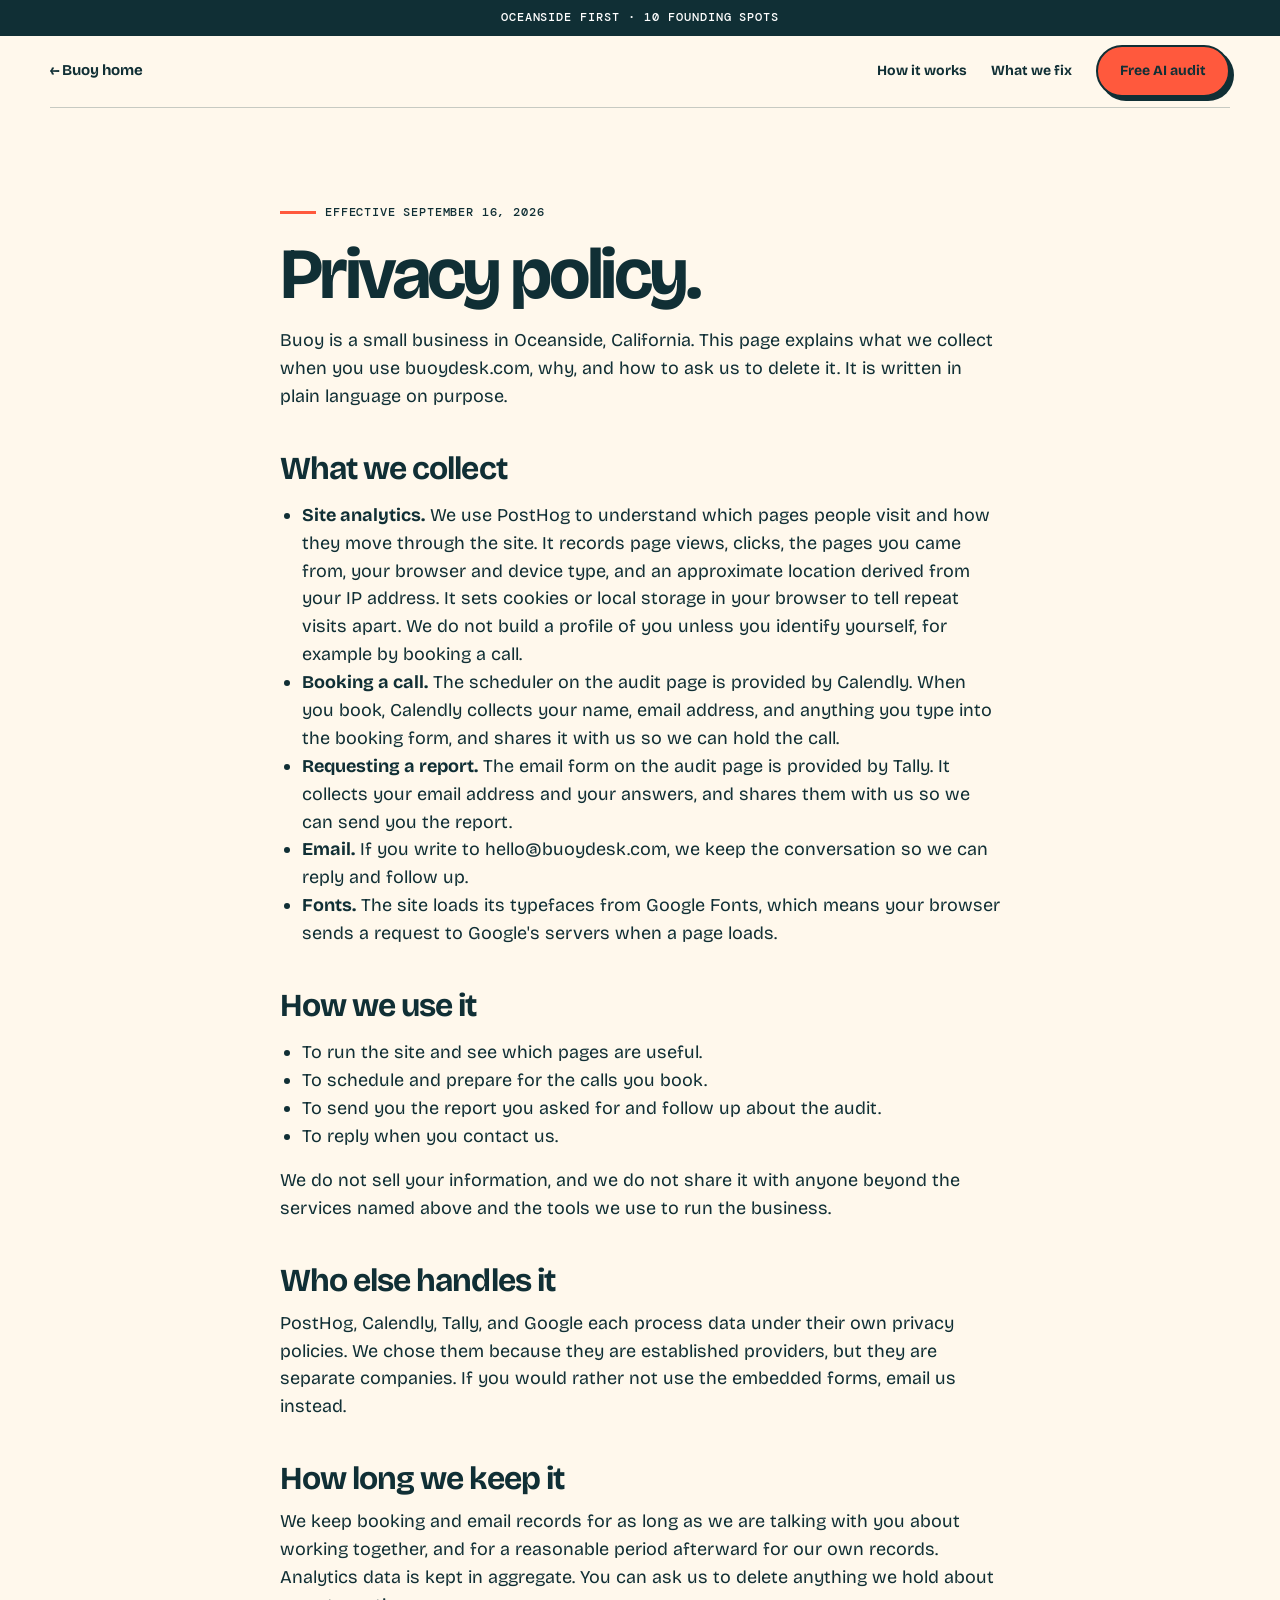
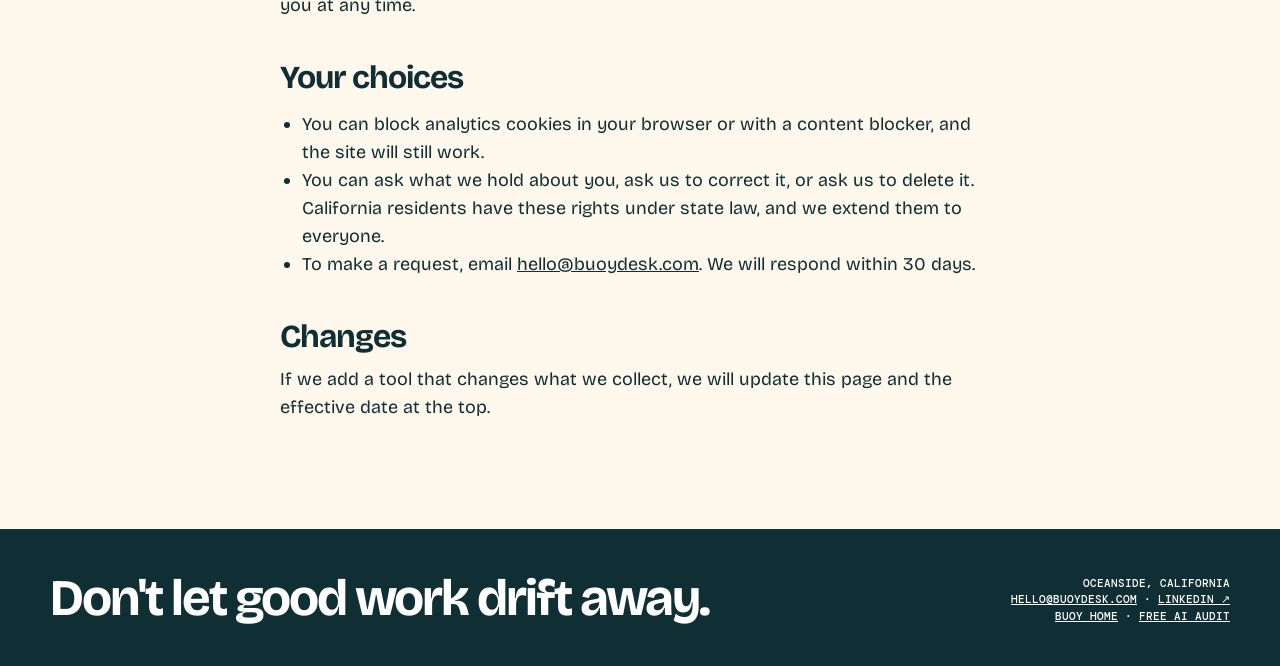
<file: privacy.html>
<!doctype html>
<html lang="en">
<head>
  <meta charset="utf-8" />
  <meta name="viewport" content="width=device-width, initial-scale=1, viewport-fit=cover" />
  <meta name="color-scheme" content="light" />
  <meta name="theme-color" content="#ff593d" />
  <link rel="icon" href="favicon.ico" sizes="any" />
  <link rel="icon" type="image/png" sizes="32x32" href="favicon-32x32.png" />
  <link rel="icon" type="image/png" sizes="16x16" href="favicon-16x16.png" />
  <link rel="apple-touch-icon" href="apple-touch-icon.png" />
  <title>Privacy policy | Buoy</title>
  <meta name="description" content="What Buoy collects when you visit buoydesk.com, book a call, or request a report, and how to ask us to delete it." />
  <link rel="canonical" href="https://buoydesk.com/privacy.html" />
  <meta name="robots" content="noindex, follow" />
  <link rel="preconnect" href="https://fonts.googleapis.com" />
  <link rel="preconnect" href="https://fonts.gstatic.com" crossorigin />
  <link href="https://fonts.googleapis.com/css2?family=Bricolage+Grotesque:opsz,wdth,wght@12..96,75..100,400..800&family=DM+Mono:wght@400;500&display=swap" rel="stylesheet" />
  <link rel="stylesheet" href="styles.css" />
</head>
<body>
  <div class="topline">Oceanside first · 10 founding spots</div>

  <header class="wrap nav" aria-label="Primary navigation">
    <div class="nav-note"><a href="index.html">← Buoy home</a></div>
    <nav class="nav-links">
      <a href="index.html#how">How it works</a>
      <a href="index.html#opportunities">What we fix</a>
      <a class="button" href="audit.html">Free AI audit</a>
    </nav>
  </header>

  <main class="wrap prose">
    <div class="eyebrow">Effective September 16, 2026</div>
    <h1>Privacy policy.</h1>
    <p>Buoy is a small business in Oceanside, California. This page explains what we collect when you use buoydesk.com, why, and how to ask us to delete it. It is written in plain language on purpose.</p>

    <h2>What we collect</h2>
    <ul>
      <li><strong>Site analytics.</strong> We use PostHog to understand which pages people visit and how they move through the site. It records page views, clicks, the pages you came from, your browser and device type, and an approximate location derived from your IP address. It sets cookies or local storage in your browser to tell repeat visits apart. We do not build a profile of you unless you identify yourself, for example by booking a call.</li>
      <li><strong>Booking a call.</strong> The scheduler on the audit page is provided by Calendly. When you book, Calendly collects your name, email address, and anything you type into the booking form, and shares it with us so we can hold the call.</li>
      <li><strong>Requesting a report.</strong> The email form on the audit page is provided by Tally. It collects your email address and your answers, and shares them with us so we can send you the report.</li>
      <li><strong>Email.</strong> If you write to hello@buoydesk.com, we keep the conversation so we can reply and follow up.</li>
      <li><strong>Fonts.</strong> The site loads its typefaces from Google Fonts, which means your browser sends a request to Google's servers when a page loads.</li>
    </ul>

    <h2>How we use it</h2>
    <ul>
      <li>To run the site and see which pages are useful.</li>
      <li>To schedule and prepare for the calls you book.</li>
      <li>To send you the report you asked for and follow up about the audit.</li>
      <li>To reply when you contact us.</li>
    </ul>
    <p>We do not sell your information, and we do not share it with anyone beyond the services named above and the tools we use to run the business.</p>

    <h2>Who else handles it</h2>
    <p>PostHog, Calendly, Tally, and Google each process data under their own privacy policies. We chose them because they are established providers, but they are separate companies. If you would rather not use the embedded forms, email us instead.</p>

    <h2>How long we keep it</h2>
    <p>We keep booking and email records for as long as we are talking with you about working together, and for a reasonable period afterward for our own records. Analytics data is kept in aggregate. You can ask us to delete anything we hold about you at any time.</p>

    <h2>Your choices</h2>
    <ul>
      <li>You can block analytics cookies in your browser or with a content blocker, and the site will still work.</li>
      <li>You can ask what we hold about you, ask us to correct it, or ask us to delete it. California residents have these rights under state law, and we extend them to everyone.</li>
      <li>To make a request, email <a href="mailto:hello@buoydesk.com">hello@buoydesk.com</a>. We will respond within 30 days.</li>
    </ul>

    <h2>Changes</h2>
    <p>If we add a tool that changes what we collect, we will update this page and the effective date at the top.</p>
  </main>

  <footer>
    <div class="wrap footer-line">
      <strong>Don't let good work drift away.</strong>
      <span>OCEANSIDE, CALIFORNIA<br /><a href="mailto:hello@buoydesk.com">HELLO@BUOYDESK.COM</a> · <a href="https://www.linkedin.com/company/buoy-desk" target="_blank" rel="noopener">LINKEDIN ↗</a><br /><a href="index.html">BUOY HOME</a> · <a href="audit.html">FREE AI AUDIT</a></span>
    </div>
  </footer>
</body>
</html>
</file>
<file: styles.css>
/* Buoy shared styles. Page-specific rules live in each page's <style> block. */
:root {
  --ink: #102f35;
  --paper: #fff8ec;
  --orange: #ff593d;
  --yellow: #ffd448;
  --aqua: #a7e6da;
  --blue: #b9dff1;
  --line: rgba(16,47,53,.23);
  --shadow: 0 18px 50px rgba(16,47,53,.12);
}
* { box-sizing: border-box; }
html { scroll-behavior: smooth; }
body {
  margin: 0;
  overflow-x: hidden;
  color: var(--ink);
  background: var(--paper);
  font-family: "Bricolage Grotesque", system-ui, sans-serif;
  line-height: 1.45;
  -webkit-font-smoothing: antialiased;
}
/* Decorative shapes bleed past the right edge on purpose. Clip them at the
   viewport so phones cannot pan sideways. clip (unlike hidden) keeps sticky
   positioning working; hidden is the fallback for older mobile browsers. */
main { overflow-x: clip; }
@supports not (overflow-x: clip) {
  @media (max-width: 850px) { main { overflow-x: hidden; } }
}
button, a { font: inherit; }
a { color: inherit; }
:focus-visible { outline: 3px solid var(--ink); outline-offset: 4px; }
.wrap { width: min(1180px, calc(100% - 40px)); margin: 0 auto; }
.topline {
  background: var(--ink);
  color: white;
  font: 500 12px/1.3 "DM Mono", monospace;
  letter-spacing: .08em;
  text-transform: uppercase;
  text-align: center;
  padding: 10px 16px;
}
.nav {
  min-height: 72px;
  display: flex;
  align-items: center;
  justify-content: space-between;
  gap: 20px;
  border-bottom: 1px solid var(--line);
}
.nav-note { font-weight: 700; font-size: 15px; }
.nav-note a { text-decoration: none; }
.nav-links { display: flex; align-items: center; gap: 24px; }
.nav-links a { text-decoration: none; font-size: 14px; font-weight: 700; }
.button {
  display: inline-flex;
  justify-content: center;
  align-items: center;
  gap: 10px;
  min-height: 52px;
  padding: 0 22px;
  border: 2px solid var(--ink);
  border-radius: 999px;
  background: var(--orange);
  color: var(--ink);
  text-decoration: none;
  font-weight: 800;
  box-shadow: 4px 4px 0 var(--ink);
  transition: transform .16s ease, box-shadow .16s ease;
}
.button:hover { transform: translate(2px, 2px); box-shadow: 2px 2px 0 var(--ink); }
.button.dark { background: var(--ink); color: white; box-shadow: 4px 4px 0 var(--orange); }
.eyebrow {
  display: inline-flex;
  gap: 9px;
  align-items: center;
  font: 500 12px/1.3 "DM Mono", monospace;
  text-transform: uppercase;
  letter-spacing: .07em;
  margin-bottom: 20px;
}
.eyebrow::before { content: ""; width: 36px; height: 3px; background: var(--orange); }
h1, h2, h3, p { margin-top: 0; }
.hero-actions { display: flex; align-items: center; gap: 24px; flex-wrap: wrap; }
.micro { font: 500 12px/1.45 "DM Mono", monospace; max-width: 220px; }
.section { padding: clamp(78px, 10vw, 130px) 0; }
.section-head { display: grid; grid-template-columns: .75fr 1.25fr; gap: 44px; align-items: start; margin-bottom: 62px; }
.section-head h2 { font-size: clamp(42px, 5vw, 72px); line-height: .98; letter-spacing: -.045em; margin: 0; text-wrap: balance; }
.section-head p { font-size: 20px; max-width: 600px; margin: 8px 0 0; }
.flow { counter-reset: steps; border-top: 2px solid var(--ink); }
.flow-row {
  counter-increment: steps;
  display: grid;
  grid-template-columns: 90px 1fr 1.1fr;
  gap: 28px;
  padding: 34px 0;
  border-bottom: 1px solid var(--line);
  align-items: start;
}
.flow-row::before { content: "0" counter(steps); font: 500 16px/1.3 "DM Mono", monospace; color: var(--orange); }
.flow-row h3 { font-size: clamp(25px, 2.8vw, 36px); line-height: 1.05; margin: 0; letter-spacing: -.025em; }
.flow-row p { margin: 0; font-size: 17px; max-width: 520px; }
.stack { display: grid; gap: 13px; }
.stack-item {
  display: grid;
  grid-template-columns: 52px 1fr;
  gap: 15px;
  align-items: center;
  background: white;
  color: var(--ink);
  border-radius: 13px;
  padding: 16px 18px;
  transform: rotate(var(--r, 0deg));
}
.stack-item:nth-child(4n + 1) { --r: .65deg; background: white; }
.stack-item:nth-child(4n + 2) { --r: -1deg; background: var(--aqua); }
.stack-item:nth-child(4n + 3) { --r: .75deg; background: var(--yellow); }
.stack-item:nth-child(4n) { --r: -.55deg; background: var(--blue); }
.stack-icon { width: 52px; height: 52px; border: 2px solid var(--ink); border-radius: 50%; display: grid; place-items: center; font: 700 14px/1 "DM Mono", monospace; }
.stack-item strong { display: block; font-size: 17px; }
.stack-item small { display: block; font: 400 12px/1.4 "DM Mono", monospace; margin-top: 3px; }
.price-kicker { font: 500 12px/1.3 "DM Mono", monospace; text-transform: uppercase; letter-spacing: .06em; }
.price { font-size: clamp(60px, 7vw, 92px); font-weight: 800; letter-spacing: -.065em; line-height: 1; margin: 24px 0 6px; }
.price small { font-size: 17px; letter-spacing: 0; }
.guarantee-kicker { font: 500 11px/1.3 "DM Mono", monospace; text-transform: uppercase; letter-spacing: .07em; }
.guarantee-fair { font: 400 11px/1.5 "DM Mono", monospace; margin: 0; }
.faq-grid { display: grid; grid-template-columns: .72fr 1.28fr; gap: 56px; }
.faq-grid h2 { font-size: clamp(42px, 5vw, 70px); letter-spacing: -.045em; line-height: 1; }
details { border-top: 1px solid var(--line); padding: 22px 0; }
details:last-child { border-bottom: 1px solid var(--line); }
summary { cursor: pointer; list-style: none; font-size: 19px; font-weight: 800; padding-right: 34px; position: relative; }
summary::-webkit-details-marker { display: none; }
summary::after { content: "+"; position: absolute; right: 2px; top: -3px; font: 500 28px/1 "DM Mono", monospace; }
details[open] summary::after { content: "–"; }
details p { margin: 15px 45px 0 0; max-width: 680px; }
.prose { max-width: 720px; padding: clamp(48px, 7vw, 90px) 0; }
.prose h1 { font-size: clamp(42px, 6vw, 72px); line-height: .95; letter-spacing: -.05em; margin-bottom: 18px; text-wrap: balance; }
.prose h2 { font-size: clamp(24px, 3vw, 32px); line-height: 1.1; letter-spacing: -.03em; margin: 40px 0 12px; }
.prose p, .prose li { font-size: 18px; line-height: 1.55; }
.prose ul { padding-left: 22px; }
.prose a { text-decoration: underline; }
footer { background: var(--ink); color: white; border-top: 2px solid var(--ink); padding: 42px 0; }
.footer-line { display: flex; align-items: end; justify-content: space-between; gap: 30px; }
.footer-line strong { font-size: clamp(30px, 4vw, 54px); letter-spacing: -.04em; line-height: 1; max-width: 720px; }
.footer-line span { font: 500 11px/1.5 "DM Mono", monospace; text-align: right; }
.footer-line a { text-decoration: underline; }
@media (prefers-reduced-motion: reduce) { html { scroll-behavior: auto; } }
@media (max-width: 850px) {
  .nav { flex-wrap: wrap; padding: 12px 0; row-gap: 10px; }
  .nav-tagline { display: none; }
  .nav-links { flex: 1 1 auto; justify-content: space-between; flex-wrap: wrap; gap: 10px 18px; }
  .nav-links .button { margin-left: auto; }
  .section-head, .faq-grid { grid-template-columns: 1fr; }
  .section-head { gap: 20px; }
  .flow-row { grid-template-columns: 62px 1fr; }
  .flow-row p { grid-column: 2; }
}
@media (max-width: 560px) {
  .wrap { width: min(100% - 28px, 1180px); }
  .topline { font-size: 10px; }
  .nav { min-height: 62px; }
  .nav-note { font-size: 13px; }
  .nav-links a { font-size: 13px; }
  .nav-links .nav-secondary { display: none; }
  .nav .button { min-height: 42px; padding: 0 16px; font-size: 13px; box-shadow: 3px 3px 0 var(--ink); }
  .hero-actions { align-items: flex-start; flex-direction: column; }
  .button { width: 100%; }
  .nav .button { width: auto; }
  .section { padding: 72px 0; }
  .flow-row { grid-template-columns: 44px 1fr; gap: 14px; padding: 28px 0; }
  .flow-row p { font-size: 15px; }
  .stack-item { grid-template-columns: 44px 1fr; }
  .stack-icon { width: 44px; height: 44px; }
  .footer-line { align-items: flex-start; flex-direction: column; }
  .footer-line span { text-align: left; }
}
</file>
